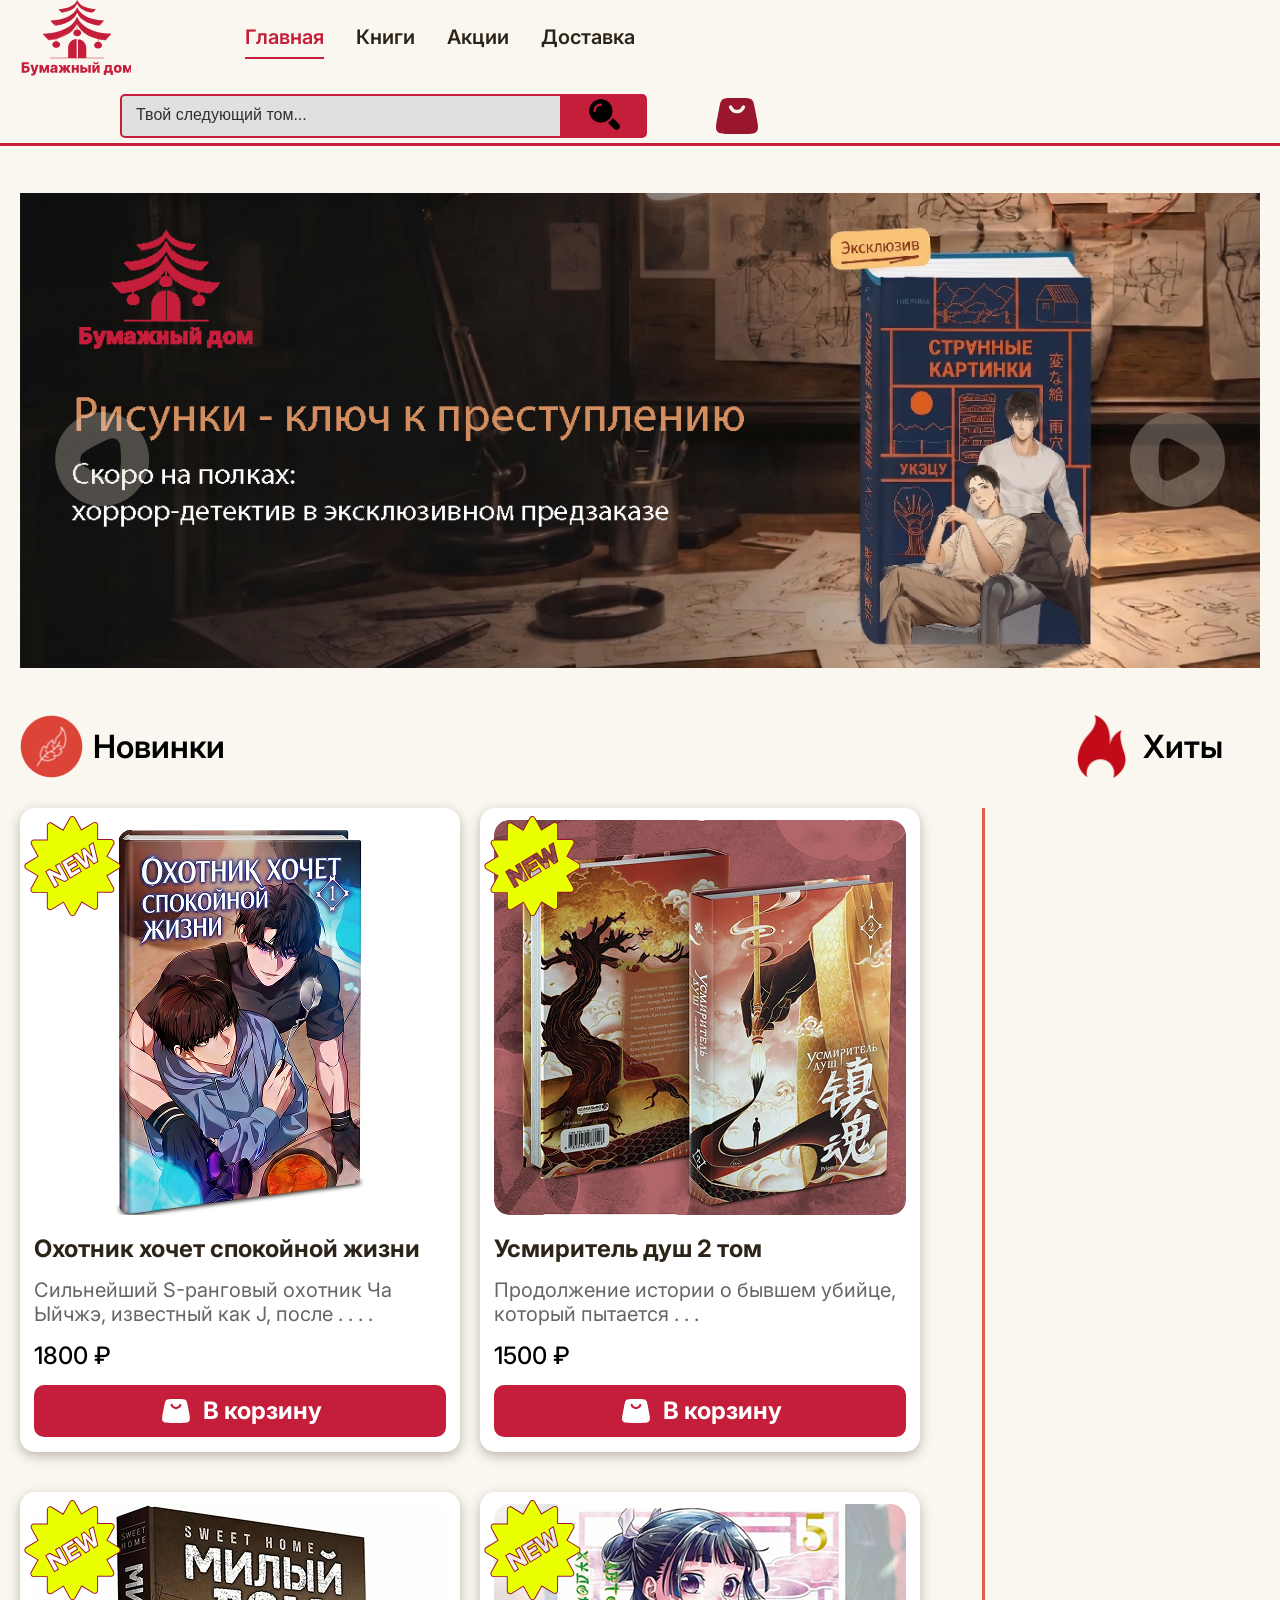
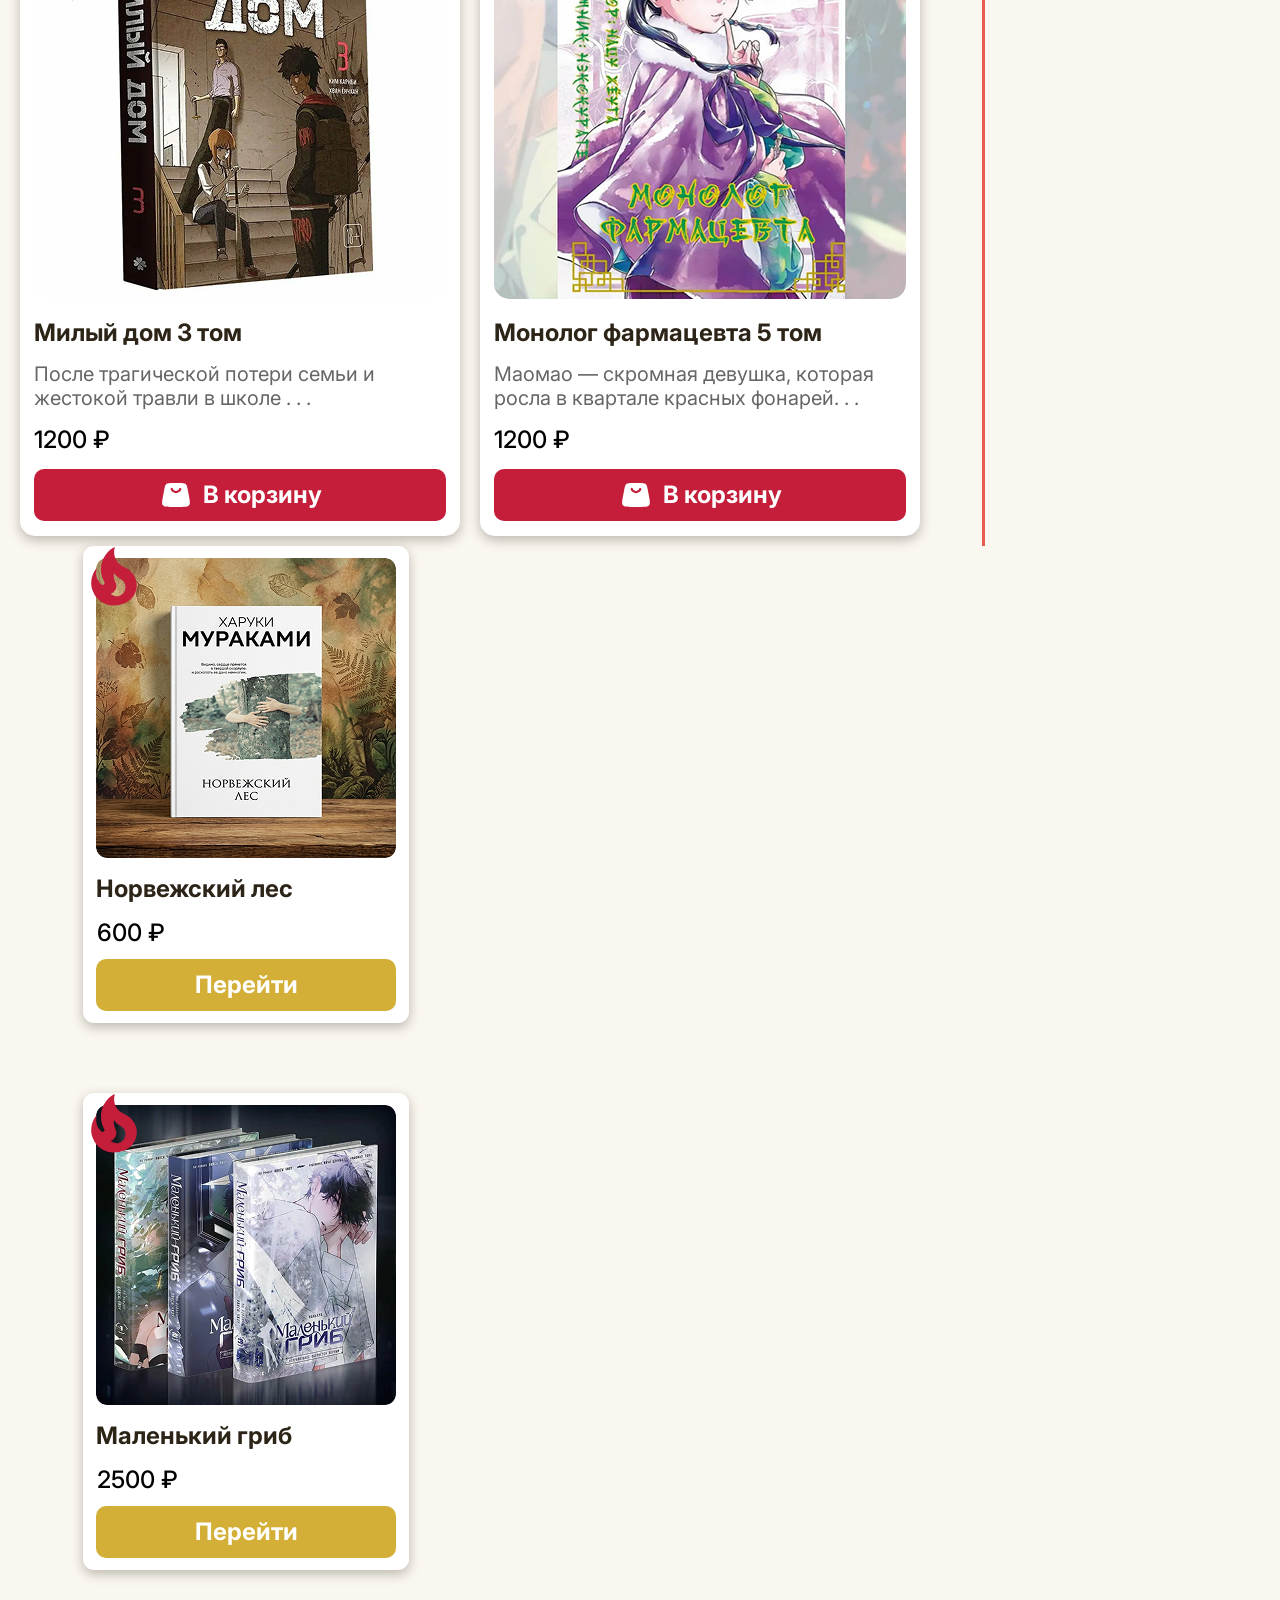
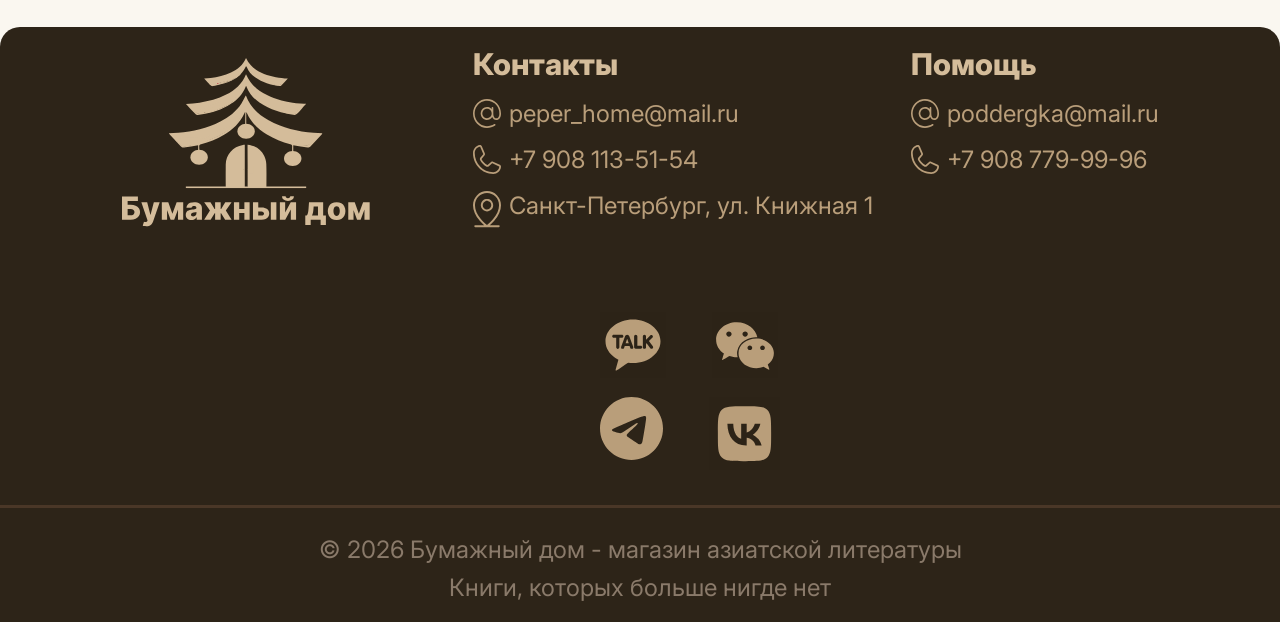
<file: index.html>
<!DOCTYPE html>
<html lang="ru">
    <head>
        <meta charset="utf-8">
        <link rel="stylesheet" href="css/style.css">
        <link rel="preconnect" href="https://fonts.googleapis.com">
        <link rel="preconnect" href="https://fonts.gstatic.com" crossorigin>
        <link href="https://fonts.googleapis.com/css2?family=Inter:ital,opsz,wght@0,14..32,100..900;1,14..32,100..900&display=swap" rel="stylesheet">
        <title>Бумажный дом</title>
    </head>
    <body>
        <header>
            <div id="cap">
                <a href="index.html"><img alt="Логотип" class="logo" src="img/logo.svg"></a>
                <nav>
                    <a class="active" href="#">Главная</a>
                    <a href="katalog.html">Книги</a>
                    <a href="#">Акции</a>
                    <a href="#">Доставка</a>
                </nav>
                <div class="search-box">
                    <input type="search" placeholder="Твой следующий том...">
                    <button class="button_search">
                        <img src="img/lupa.png" alt="Поиск" style="width: 35px;">
                    </button>
                </div>
                <a href="oformlenie.html"><img alt="Корзина" class="korzina" src="img/korzina.svg"></a>
            </div>
        </header>
        <main>
            <div id="content">
                <div class="slider">
                    <img class="slider_image" src="img/slaid.svg" alt="Слайд">
                    <img class="knopka_nazad" src="img/knopka_nazad.svg" alt="Назад">
                    <img class="knopka_vpered" src="img/knopka_vpered.svg" alt="Вперед">
                </div>
                <div class="heading">
                    <div class="new">
                        <img src="img/new.svg" alt="Новинки">
                        <h1>Новинки</h1>
                    </div>
                    <div class="hit">
                        <img src="img/hit.svg" alt="Хиты">
                        <h1>Хиты</h1>
                    </div>
                </div>
                <section>
                    <div id="container">
                        <div class="blok">
                            <div class="kartochki">
                                <img class="badge" src="img/nev_badge.svg" alt="Плашка">
                                <a href="#" class="card-link">
                                    <img class="tovar" src="img/hunter.png" alt="Обложка">
                                    <h2>Охотник хочет спокойной жизни</h2>
                                    <p class="opisanie">Сильнейший S-ранговый охотник Ча Ыйчжэ, известный как J, после . . . .</p>
                                    <p class="cena">1800 ₽</p>
                                </a>
                                <button class="in_korzina">
                                    <img src="img/button_korzina.svg" alt="Кнопка">
                                    <span>В корзину</span>
                                </button>
                            </div>
                            <div class="kartochki">
                                <img class="badge" src="img/nev_badge.svg" alt="Плашка">
                                <a href="#" class="card-link">
                                    <img class="tovar" src="img/soul.png" alt="Обложка">
                                    <h2>Усмиритель душ 2 том</h2>
                                    <p class="opisanie">Продолжение истории о бывшем убийце, который пытается . . .</p>
                                    <p class="cena">1500 ₽</p>
                                </a>
                                <button class="in_korzina">
                                    <img src="img/button_korzina.svg" alt="Кнопка">
                                    <span>В корзину</span>
                                </button>
                            </div>
                        </div>
                        <div class="blok" style="margin-top: 30px;">
                            <div class="kartochki">
                                <img class="badge" src="img/nev_badge.svg" alt="Плашка">
                                <a href="#" class="card-link">
                                    <img class="tovar" src="img/sweet_home.png" alt="Обложка">
                                    <h2>Милый дом 3 том</h2>
                                    <p class="opisanie">После трагической потери семьи и жестокой травли в школе . . .</p>
                                    <p class="cena">1200 ₽</p>
                                </a>
                                <button class="in_korzina">
                                    <img src="img/button_korzina.svg" alt="Корзина">
                                    <span>В корзину</span>
                                </button>
                            </div>
                            <div class="kartochki">
                                <img class="badge" src="img/nev_badge.svg" alt="Плашка">
                                <a href="#" class="card-link">
                                    <img class="tovar" src="img/monolog.png" alt="Обложка">
                                    <h2>Монолог фармацевта 5 том</h2>
                                    <p class="opisanie">Маомао — скромная девушка, которая росла в  квартале красных фонарей. . .</p>
                                    <p class="cena">1200 ₽</p>
                                </a>
                                <button class="in_korzina">
                                    <img src="img/button_korzina.svg" alt="Корзина">
                                    <span>В корзину</span>
                                </button>
                            </div>
                        </div>
                    </div>
                    <aside>
                        <div class="reki">
                            <img class="hit_badge" src="img/hit_badge.svg" alt="Плашка">
                            <img class="rekomend" src="img/murakami.png" alt="Обложка">
                            <h2>Норвежский лес</h2>
                            <p class="cena">600 ₽</p>
                            <a href="katalog.html#Norwegian_forest" class="button">Перейти</a>
                        </div>
                        <div class="reki" style="margin-top: 30px;">
                            <img class="hit_badge" src="img/hit_badge.svg" alt="Плашка">
                            <img class="rekomend" src="img/grib.png" alt="Обложка">
                            <h2>Маленький гриб</h2>
                            <p class="cena">2500 ₽</p>
                            <a href="katalog.html#little_mushroom" class="button">Перейти</a>
                        </div>
                    </aside>
                </section>
            </div>
        </main>
        <footer>
            <div class="line">
                <div class="footer_container">
                    <a href="index.html" class="logo2"><img src="img/logo2.svg" alt="Логотип"></a>
                    <div class="kontakty">
                        <h2 class="zagolovok">Контакты</h2>
                        <div class="mail">
                            <img src="img/mail.svg" alt="Почта">
                            <a href="#">peper_home@mail.ru</a>
                        </div>
                        <div class="phone">
                            <img src="img/phone.svg" alt="Телефон">
                            <a href="#">+7 908 113-51-54</a>
                        </div>
                        <div class="location">
                            <img src="img/location.svg" alt="Адрес">
                            <a href="#">Санкт-Петербург, ул. Книжная 1</a>
                        </div>
                    </div>
                    <div class="help">
                        <h2 class="zagolovok">Помощь</h2>
                        <div class="mail">
                            <img src="img/mail.svg" alt="Почта">
                            <a href="#">poddergka@mail.ru</a>
                        </div>
                        <div class="phone">
                            <img src="img/phone.svg" alt="Телефон">
                            <a href="#">+7 908 779-99-96</a>
                        </div>
                    </div>
                    <div class="icons">
                        <div class="aziya">
                            <a href="#"><img class="kakao" src="img/kakao.svg" alt="Иконка"></a>
                            <a href="#"><img class="wechat" src="img/wechat.svg" alt="Иконка"></a>
                        </div>
                        <div class="russ">
                            <a href="#"><img class="telegram" src="img/telegram.svg" alt="Иконка"></a>
                            <a href="#"><img class="vk" src="img/vk.svg" alt="Иконка"></a>
                        </div>
                    </div>
                </div>
            </div>
            <p style="margin-top: 27px;">&copy; 2026 Бумажный дом - магазин азиатской литературы</p>
            <p style="margin-top: 9px; margin-bottom: 20px;">Книги, которых больше нигде нет</p>
        </footer>
        <script src="js/js.js"></script>  
    </body>
</html>
</file>
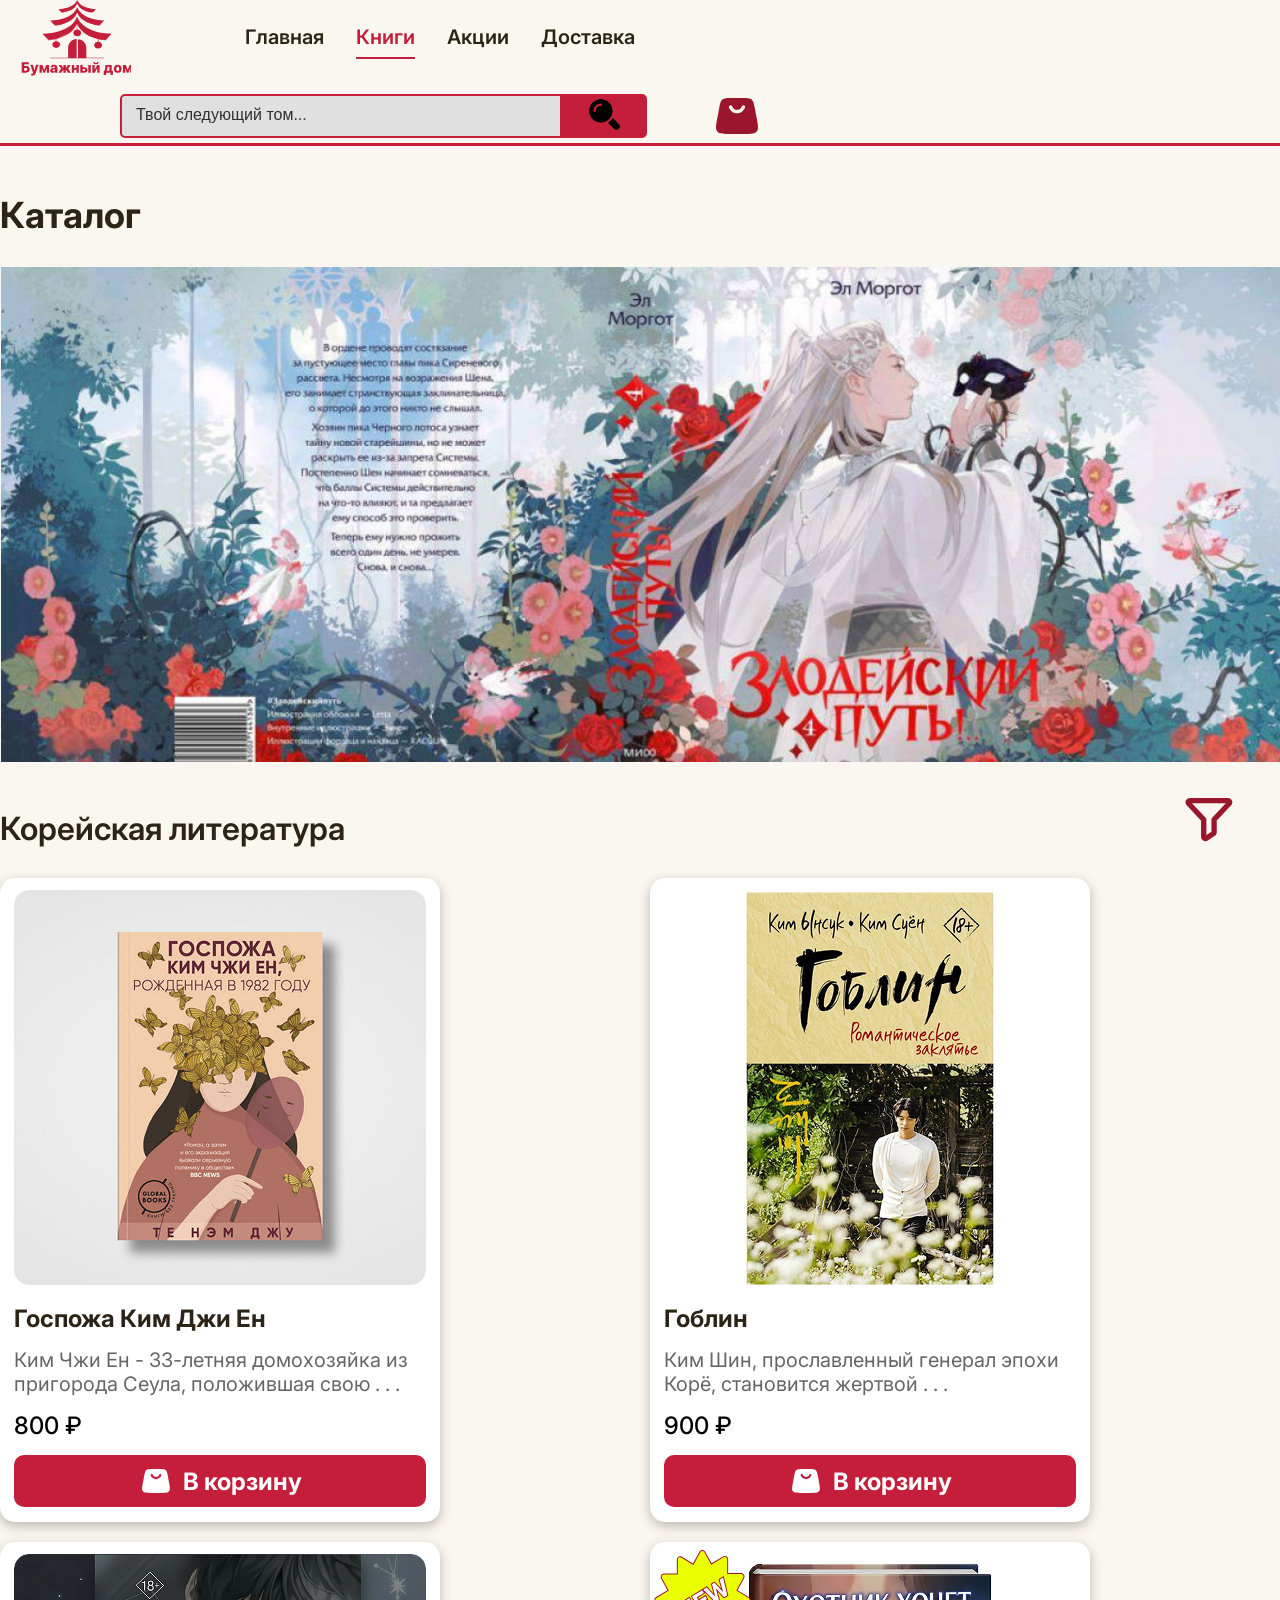
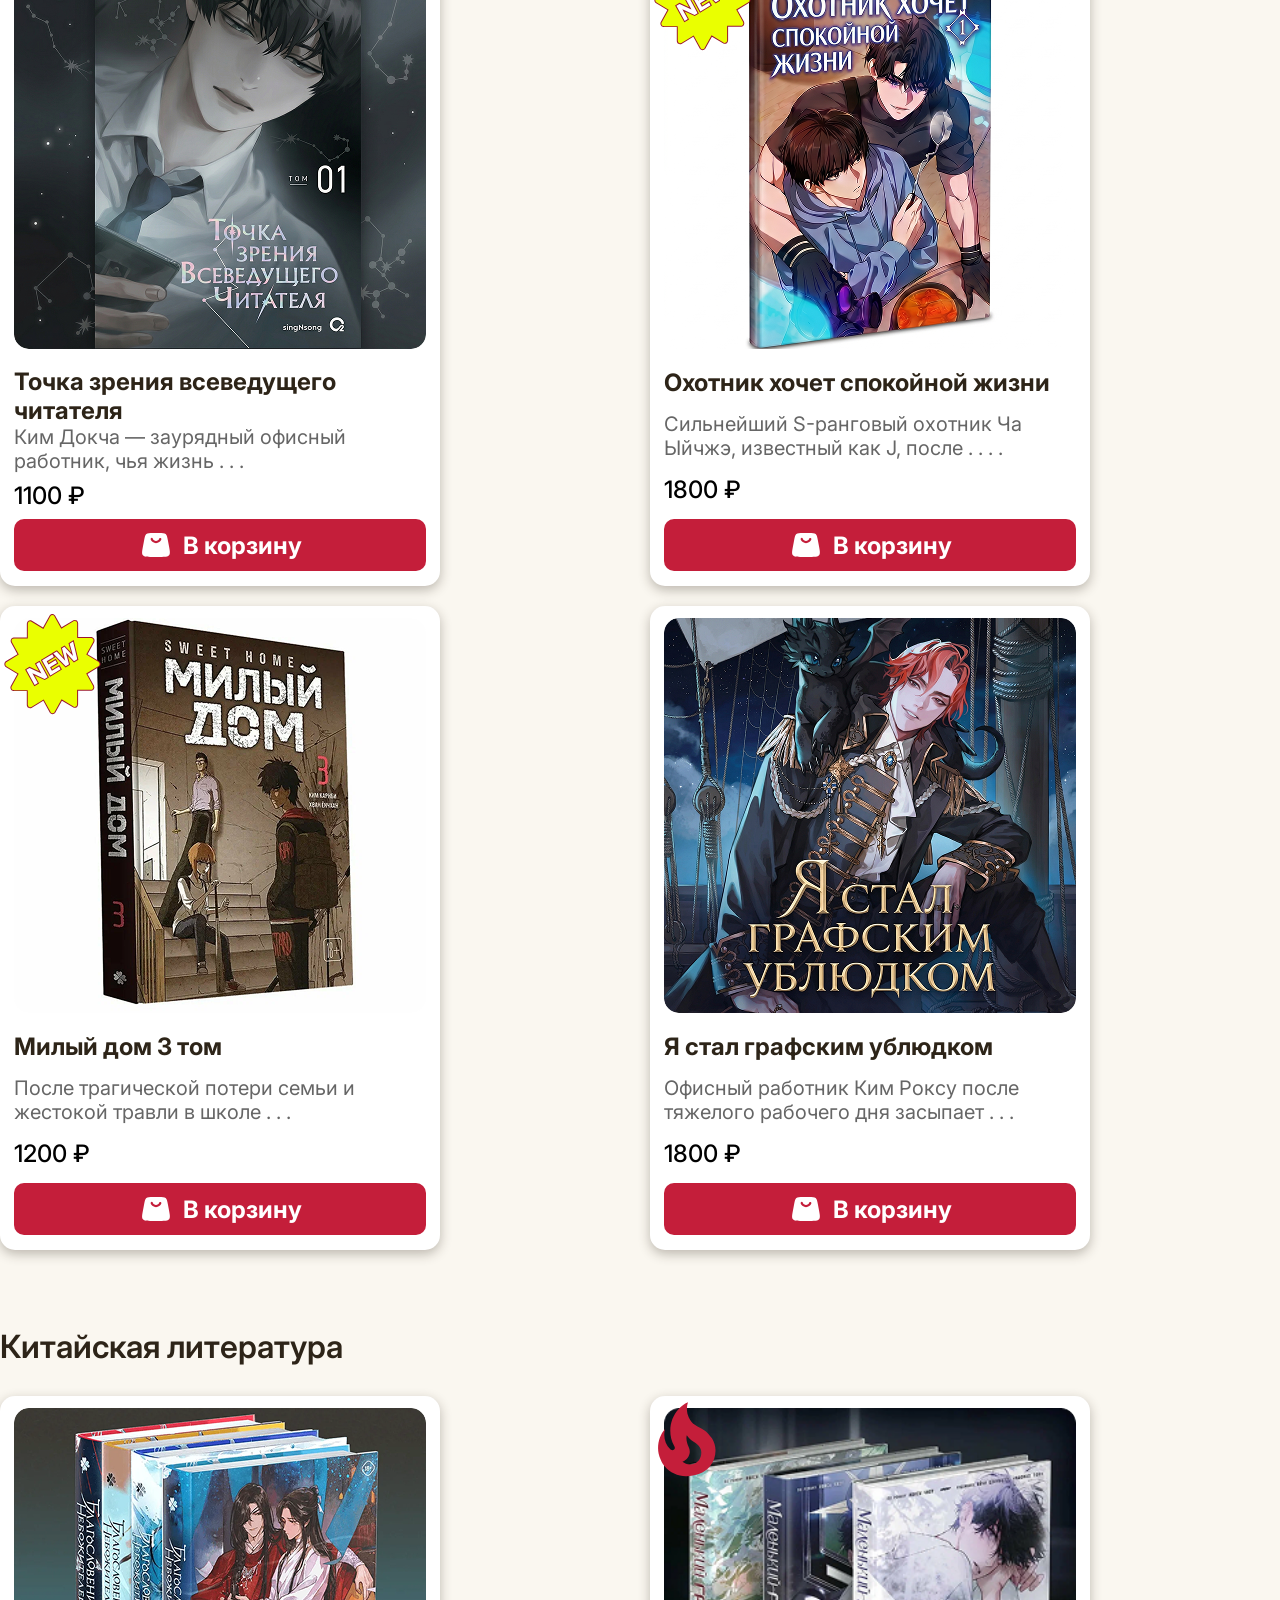
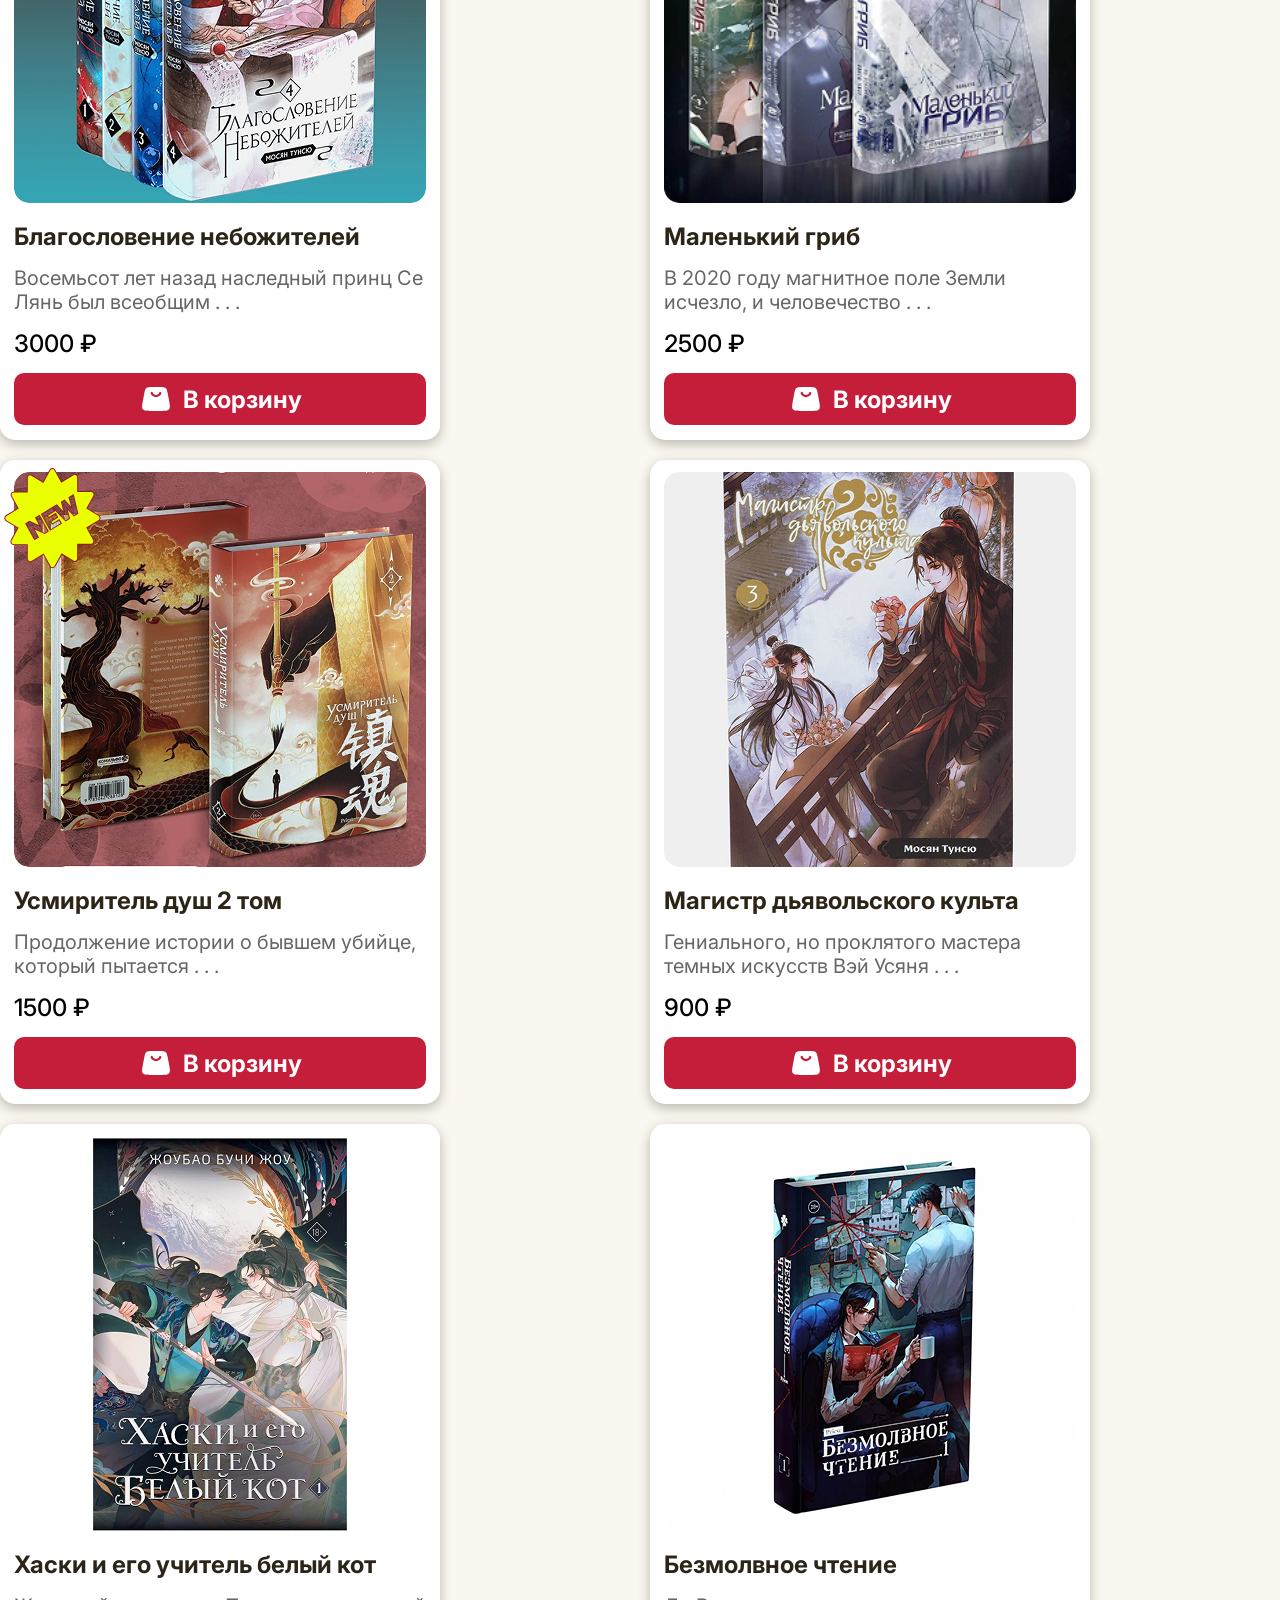
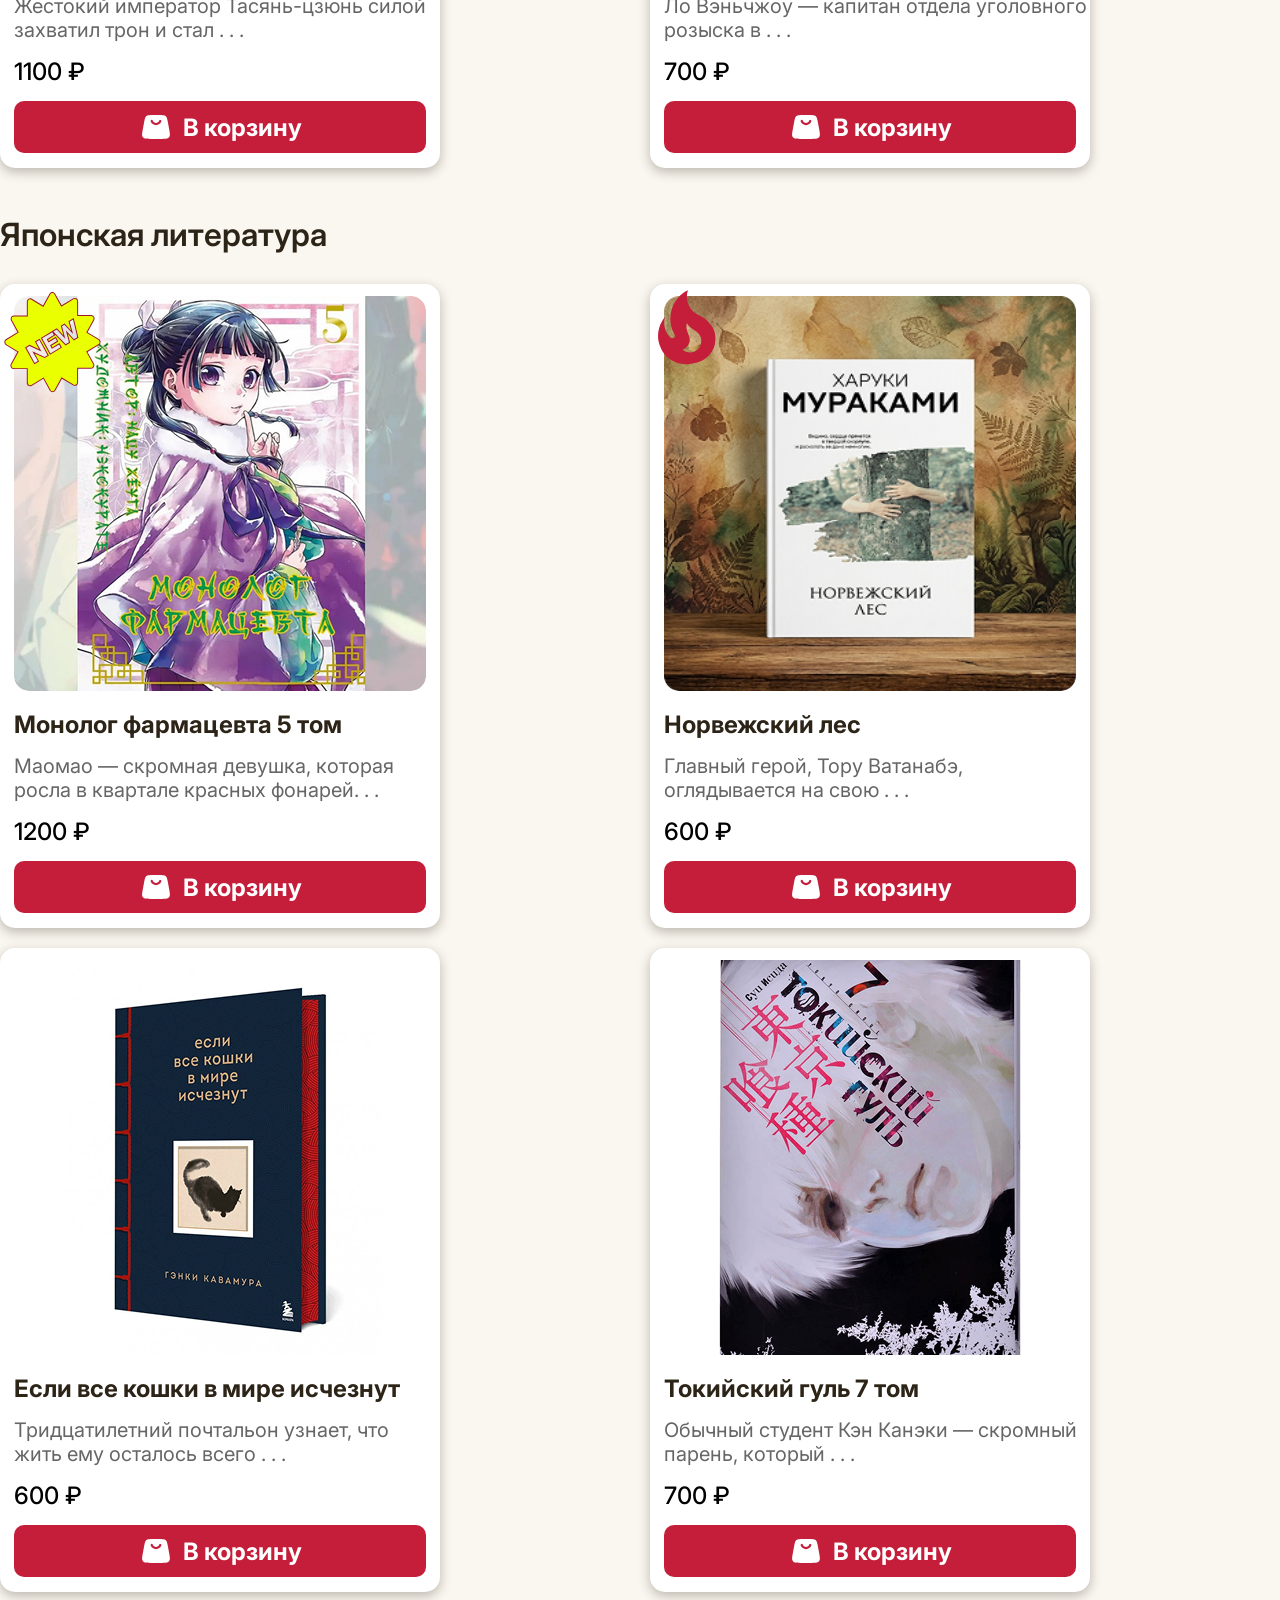
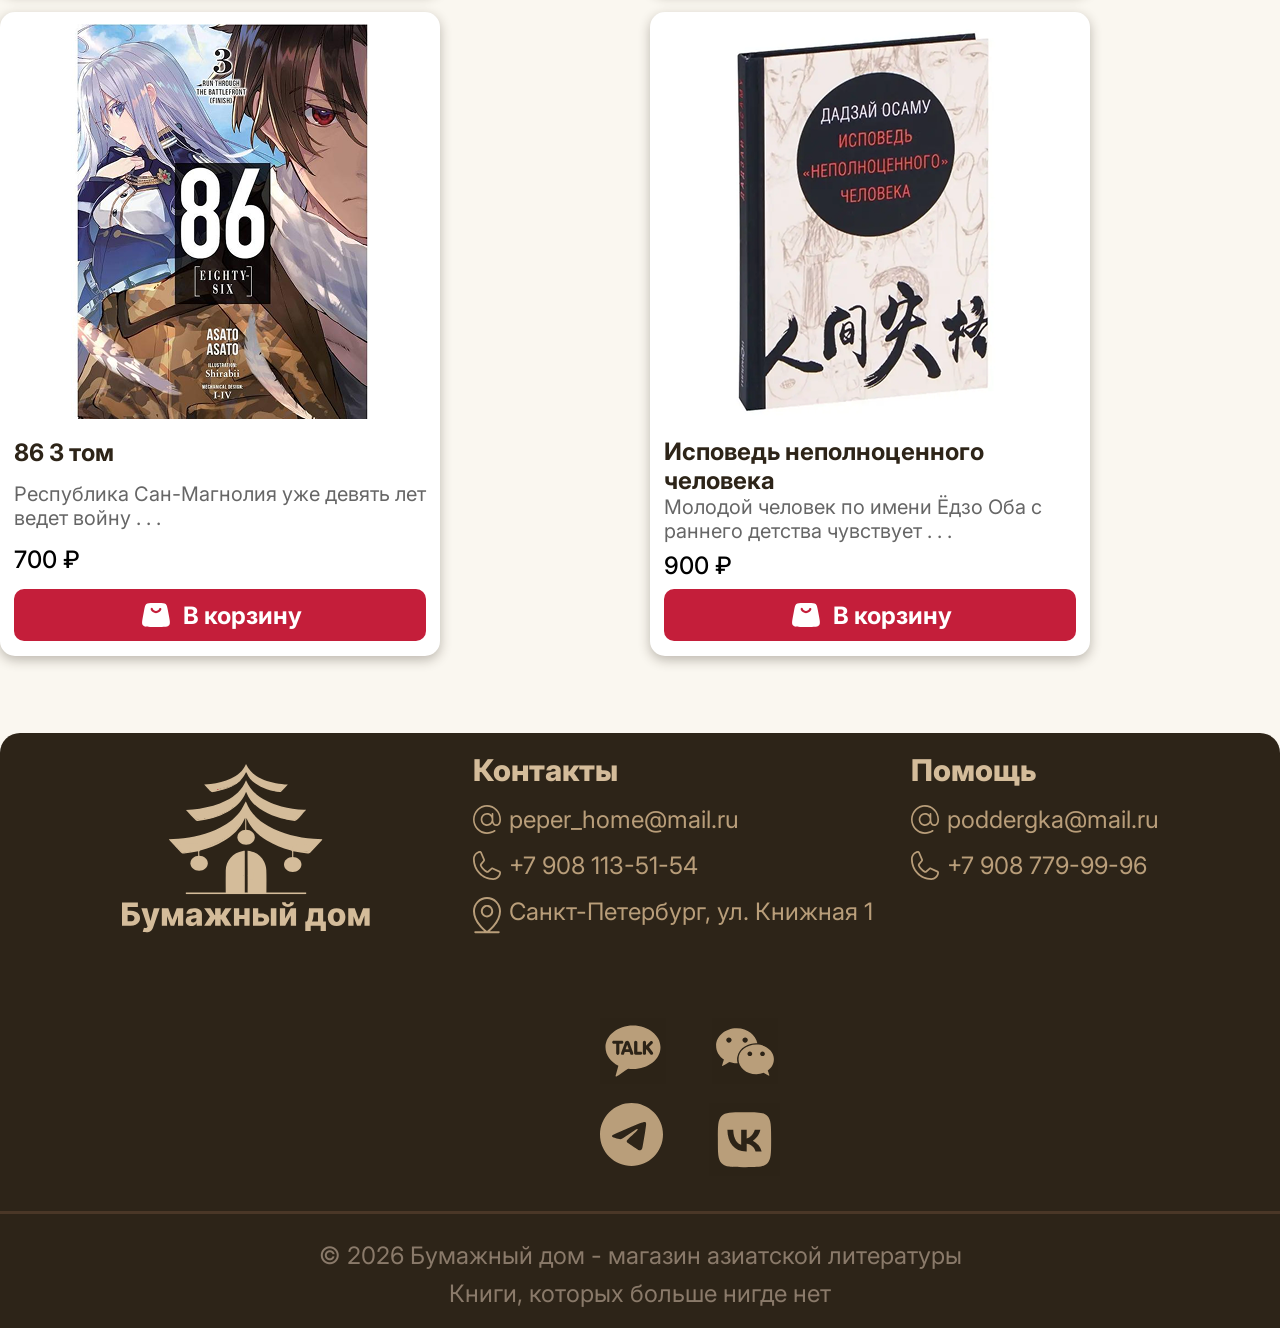
<file: katalog.html>
<!DOCTYPE html>
<html lang="ru">
    <head>
        <meta charset="utf-8">
        <link rel="stylesheet" href="css/style2.css">
        <link rel="preconnect" href="https://fonts.googleapis.com">
        <link rel="preconnect" href="https://fonts.gstatic.com" crossorigin>
        <link href="https://fonts.googleapis.com/css2?family=Inter:ital,opsz,wght@0,14..32,100..900;1,14..32,100..900&display=swap" rel="stylesheet">
        <title>Бумажный дом</title>
    </head>
    <body>
        <header>
            <div id="cap">
                <a href="index.html"><img class="logo" src="img/logo.svg" alt="Логотип"></a>
                <nav>
                    <a  href="index.html">Главная</a>
                    <a class="active" href="katalog.html">Книги</a>
                    <a href="#">Акции</a>
                    <a href="#">Доставка</a>
                </nav>
                <div class="search-box">
                    <input type="search" placeholder="Твой следующий том...">
                    <button class="button_search">
                        <img src="img/lupa.png" alt="Поиск" style="width: 35px;">
                    </button>
                </div>
                <a href="oformlenie.html"><img class="korzina" src="img/korzina.svg" alt="Корзина"></a>
            </div>
        </header>
        <main>
            <div id="content">
                <h1 class="kat">Каталог</h1>
                <img src="img/zl.png" alt="баннер" class="banner">
                <div class="filter_absolute_wrapper">
                    <label for="filterCheckbox" class="filter_label filter_sticky">
                        <img src="img/filter.svg" alt="фильтр" class="filter">
                    </label>
                </div>
                <div class="info">
                    <h2 class="kategorii">Корейская литература</h2>
                </div>
                <section class="korean-section">
                    <div class="kartochki">
                        <a href="#" class="card-link">
                            <img class="tovar" src="img/ms_kim.png" alt="Обложка">
                            <h2 class="zagolovok">Госпожа Ким Джи Ен</h2>
                            <p class="opisanie">Ким Чжи Ен - 33-летняя домохозяйка из пригорода Сеула, положившая свою . . .</p>
                            <p class="cena">800 ₽</p>
                        </a>
                        <button class="in_korzina">
                            <img src="img/button_korzina.svg" alt="Корзина">
                            <span>В корзину</span>
                        </button>
                    </div>
                    <div class="kartochki">
                        <a href="#" class="card-link">
                            <img class="tovar" src="img/tokkebi.png" alt="Обложка">
                            <h2 class="zagolovok">Гоблин</h2>
                            <p class="opisanie">Ким Шин, прославленный генерал эпохи Корё, становится жертвой . . .</p>
                            <p class="cena">900 ₽</p>
                        </a>
                        <button class="in_korzina">
                            <img src="img/button_korzina.svg" alt="Корзина">
                            <span>В корзину</span>
                        </button>
                    </div>
                    <div class="kartochki">
                        <a href="#" class="card-link">
                            <img class="tovar" src="img/tochka_zreniya.png" alt="Обложка">
                            <h2 class="zagolovok2">Точка зрения всеведущего читателя</h2>
                            <p class="opisanie">Ким Докча — заурядный офисный работник, чья жизнь . . .</p>
                            <p class="cena2">1100 ₽</p>
                        </a>
                        <button class="in_korzina2">
                            <img src="img/button_korzina.svg" alt="Корзина">
                            <span>В корзину</span>
                        </button>
                    </div>
                    <div class="kartochki">
                        <img class="badge" src="img/nev_badge.svg" alt="Плашка">
                        <a href="#" class="card-link">
                            <img class="tovar" src="img/hunter.png" alt="Обложка">
                            <h2 class="zagolovok">Охотник хочет спокойной жизни</h2>
                            <p class="opisanie">Сильнейший S-ранговый охотник Ча Ыйчжэ, известный как J, после . . . .</p>
                            <p class="cena">1800 ₽</p>
                        </a>
                        <button class="in_korzina">
                            <img src="img/button_korzina.svg" alt="Корзина">
                            <span>В корзину</span>
                        </button>
                    </div>
                    <div class="kartochki">
                        <img class="badge" src="img/nev_badge.svg" alt="Плашка">
                        <a href="#" class="card-link">
                            <img class="tovar" src="img/sweet_home.png" alt="Обложка">
                            <h2 class="zagolovok">Милый дом 3 том</h2>
                            <p class="opisanie">После трагической потери семьи и жестокой травли в школе . . .</p>
                            <p class="cena">1200 ₽</p>
                        </a>
                        <button class="in_korzina">
                            <img src="img/button_korzina.svg" alt="Корзина">
                            <span>В корзину</span>
                        </button>
                    </div>
                    <div class="kartochki">
                        <a href="#" class="card-link">
                            <img class="tovar" src="img/graf.png" alt="Обложка">
                            <h2 class="zagolovok">Я стал графским ублюдком</h2>
                            <p class="opisanie">Офисный работник Ким Роксу после тяжелого рабочего дня засыпает . . .</p>
                            <p class="cena">1800 ₽</p>
                        </a>
                        <button class="in_korzina">
                            <img src="img/button_korzina.svg" alt="Корзина">
                            <span>В корзину</span>
                        </button>
                    </div>
                </section>
                <div class="info">
                    <h2 class="kategorii">Китайская литература</h2>
                </div>
                <section>
                    <div class="kartochki">
                        <a href="#" class="card-link">
                            <img class="tovar" src="img/bn.png" alt="Обложка">
                            <h2 class="zagolovok">Благословение небожителей</h2>
                            <p class="opisanie">Восемьсот лет назад наследный принц Се Лянь был всеобщим . . .</p>
                            <p class="cena">3000 ₽</p>
                        </a>
                        <button class="in_korzina">
                            <img src="img/button_korzina.svg" alt="Корзина">
                            <span>В корзину</span>
                        </button>
                    </div>
                    <div class="kartochki" id="little_mushroom">
                        <img class="hit_badge" src="img/hit_badge.svg" alt="Плашка">
                        <a href="#" class="card-link">
                            <img class="tovar" src="img/grib.png" alt="Обложка">
                            <h2 class="zagolovok">Маленький гриб</h2>
                            <p class="opisanie">В 2020 году магнитное поле Земли исчезло, и человечество . . .</p>
                            <p class="cena">2500 ₽</p>
                        </a>
                        <button class="in_korzina">
                            <img src="img/button_korzina.svg" alt="Корзина">
                            <span>В корзину</span>
                        </button>
                    </div>
                    <div class="kartochki">
                        <img class="badge" src="img/nev_badge.svg" alt="Плашка">
                        <a href="#" class="card-link">
                            <img class="tovar" src="img/soul.png" alt="Обложка">
                            <h2 class="zagolovok">Усмиритель душ 2 том</h2>
                            <p class="opisanie">Продолжение истории о бывшем убийце, который пытается . . .</p>
                            <p class="cena">1500 ₽</p>
                        </a>
                        <button class="in_korzina">
                            <img src="img/button_korzina.svg" alt="Корзина">
                            <span>В корзину</span>
                        </button>
                    </div>
                    <div class="kartochki">
                        <a href="#" class="card-link">
                            <img class="tovar" src="img/mdk.png" alt="Обложка">
                            <h2 class="zagolovok">Магистр дьявольского культа</h2>
                            <p class="opisanie">Гениального, но проклятого мастера темных искусств Вэй Усяня . . .</p>
                            <p class="cena">900 ₽</p>
                        </a>
                        <button class="in_korzina">
                            <img src="img/button_korzina.svg" alt="Корзина">
                            <span>В корзину</span>
                        </button>
                    </div>
                    <div class="kartochki">
                        <a href="#" class="card-link">
                            <img class="tovar" src="img/xiybk.png" alt="Обложка">
                            <h2 class="zagolovok">Хаски и его учитель белый кот</h2>
                            <p class="opisanie">Жестокий император Тасянь-цзюнь силой захватил трон и стал . . .</p>
                            <p class="cena">1100 ₽</p>
                        </a>
                        <button class="in_korzina">
                            <img src="img/button_korzina.svg" alt="Корзина">
                            <span>В корзину</span>
                        </button>
                    </div>
                    <div class="kartochki">
                        <a href="#" class="card-link">
                            <img class="tovar" src="img/bch.png" alt="Обложка">
                            <h2 class="zagolovok">Безмолвное чтение</h2>
                            <p class="opisanie">Ло Вэньчжоу — капитан отдела уголовного розыска в . . .</p>
                            <p class="cena">700 ₽</p>
                        </a>
                        <button class="in_korzina">
                            <img src="img/button_korzina.svg" alt="Корзина">
                            <span>В корзину</span>
                        </button>
                    </div>
                </section>
                <h2 class="kategorii">Японская литература</h2>
                <section>
                    <div class="kartochki">
                        <img class="badge" src="img/nev_badge.svg" alt="Плашка">
                        <a href="#" class="card-link">
                            <img class="tovar" src="img/monolog.png" alt="Обложка">
                            <h2 class="zagolovok">Монолог фармацевта 5 том</h2>
                            <p class="opisanie">Маомао — скромная девушка, которая росла в  квартале красных фонарей. . .</p>
                            <p class="cena">1200 ₽</p>
                        </a>
                        <button class="in_korzina">
                            <img src="img/button_korzina.svg" alt="Корзина">
                            <span>В корзину</span>
                        </button>
                    </div>
                    <div class="kartochki" id="Norwegian_forest">
                        <img class="hit_badge" src="img/hit_badge.svg" alt="Плашка">
                        <a href="#" class="card-link">
                            <img class="tovar" src="img/murakami.png" alt="Обложка">
                            <h2 class="zagolovok">Норвежский лес</h2>
                            <p class="opisanie">Главный герой, Тору Ватанабэ, оглядывается на свою . . .</p>
                            <p class="cena">600 ₽</p>
                        </a>
                        <button class="in_korzina">
                            <img src="img/button_korzina.svg" alt="Корзина">
                            <span>В корзину</span>
                        </button>
                    </div>
                    <div class="kartochki">
                        <a href="#" class="card-link">
                            <img class="tovar" src="img/cat.png" alt="Обложка">
                            <h2 class="zagolovok">Если все кошки в мире исчезнут</h2>
                            <p class="opisanie">Тридцатилетний почтальон узнает, что жить ему осталось всего . . .</p>
                            <p class="cena">600 ₽</p>
                        </a>
                        <button class="in_korzina">
                            <img src="img/button_korzina.svg" alt="Корзина">
                            <span>В корзину</span>
                        </button>
                    </div>
                    <div class="kartochki">
                        <a href="#" class="card-link">
                            <img class="tovar" src="img/tokg.png" alt="Обложка">
                            <h2 class="zagolovok">Токийский гуль 7 том</h2>
                            <p class="opisanie">Обычный студент Кэн Канэки — скромный парень, который . . .</p>
                            <p class="cena">700 ₽</p>
                        </a>
                        <button class="in_korzina">
                            <img src="img/button_korzina.svg" alt="Корзина">
                            <span>В корзину</span>
                        </button>
                    </div>
                    <div class="kartochki">
                        <a href="#" class="card-link">
                            <img class="tovar" src="img/86.png" alt="Обложка">
                            <h2 class="zagolovok">86 3 том</h2>
                            <p class="opisanie">Республика Сан-Магнолия уже девять лет ведет войну . . .</p>
                            <p class="cena">700 ₽</p>
                        </a>
                        <button class="in_korzina">
                            <img src="img/button_korzina.svg" alt="Корзина">
                            <span>В корзину</span>
                        </button>
                    </div>
                    <div class="kartochki">
                        <a href="#" class="card-link">
                            <img class="tovar" src="img/do.png" alt="Обложка">
                            <h2 class="zagolovok2">Исповедь неполноценного человека</h2>
                            <p class="opisanie">Молодой человек по имени Ёдзо Оба с раннего детства чувствует . . .</p>
                            <p class="cena2">900 ₽</p>
                        </a>
                        <button class="in_korzina2">
                            <img src="img/button_korzina.svg" alt="Корзина">
                            <span>В корзину</span>
                        </button>
                    </div>
                </section>
            </div>
        </main>
        <footer>
            <div class="line">
                <div class="footer_container">
                    <a href="index.html" class="logo2"><img src="img/logo2.svg" alt="Логотип"></a>
                    <div class="kontakty">
                        <h2 class="zag">Контакты</h2>
                        <div class="mail">
                            <img src="img/mail.svg" alt="Почта">
                            <a href="#">peper_home@mail.ru</a>
                        </div>
                        <div class="phone">
                            <img src="img/phone.svg" alt="Телефон">
                            <a href="#">+7 908 113-51-54</a>
                        </div>
                        <div class="location">
                            <img src="img/location.svg" alt="Адрес">
                            <a href="#">Санкт-Петербург, ул. Книжная 1</a>
                        </div>
                    </div>
                    <div class="help">
                        <h2 class="zag">Помощь</h2>
                        <div class="mail">
                            <img src="img/mail.svg" alt="Почта">
                            <a href="#">poddergka@mail.ru</a>
                        </div>
                        <div class="phone">
                            <img src="img/phone.svg" alt="Телефон">
                            <a href="#">+7 908 779-99-96</a>
                        </div>
                    </div>
                    <div class="icons">
                        <div class="aziya">
                            <a href="#"><img class="kakao" src="img/kakao.svg" alt="Иконка"></a>
                            <a href="#"><img class="wechat" src="img/wechat.svg" alt="Иконка"></a>
                        </div>
                        <div class="russ">
                            <a href="#"><img class="telegram" src="img/telegram.svg" alt="Иконка"></a>
                            <a href="#"><img class="vk" src="img/vk.svg" alt="Иконка"></a>
                        </div>
                    </div>
                </div>
            </div>
            <p style="margin-top: 27px;">&copy; 2026 Бумажный дом - магазин азиатской литературы</p>
            <p style="margin-top: 9px; margin-bottom: 20px;">Книги, которых больше нигде нет</p>
        </footer>
        <input type="checkbox" class="modal" id="filterCheckbox">
        <div class="modal_window">
            <div class="modal_container">
                <div class="modal_header">
                    <h3>Фильтр</h3>
                    <label for="filterCheckbox" class="modal_close">
                        <img src="img/krest.svg" alt="Закрыть">
                    </label>
                </div>
                <div class="window">
                    <div class="filter_okno">
                        <button data-filter="korean" class="filter_btn">Корейская литература</button>
                        <button data-filter="chinese" class="filter_btn">Китайская литература</button>
                        <button data-filter="japanese" class="filter_btn">Японская литература</button>
                        <button data-filter="hits" class="filter_btn">Хиты</button>
                        <button data-filter="new" class="filter_btn">Новинки</button>
                    </div>
                </div>
            </div>
        </div>
        <script src="js/js2.js"></script>
    </body>
</html>
</file>
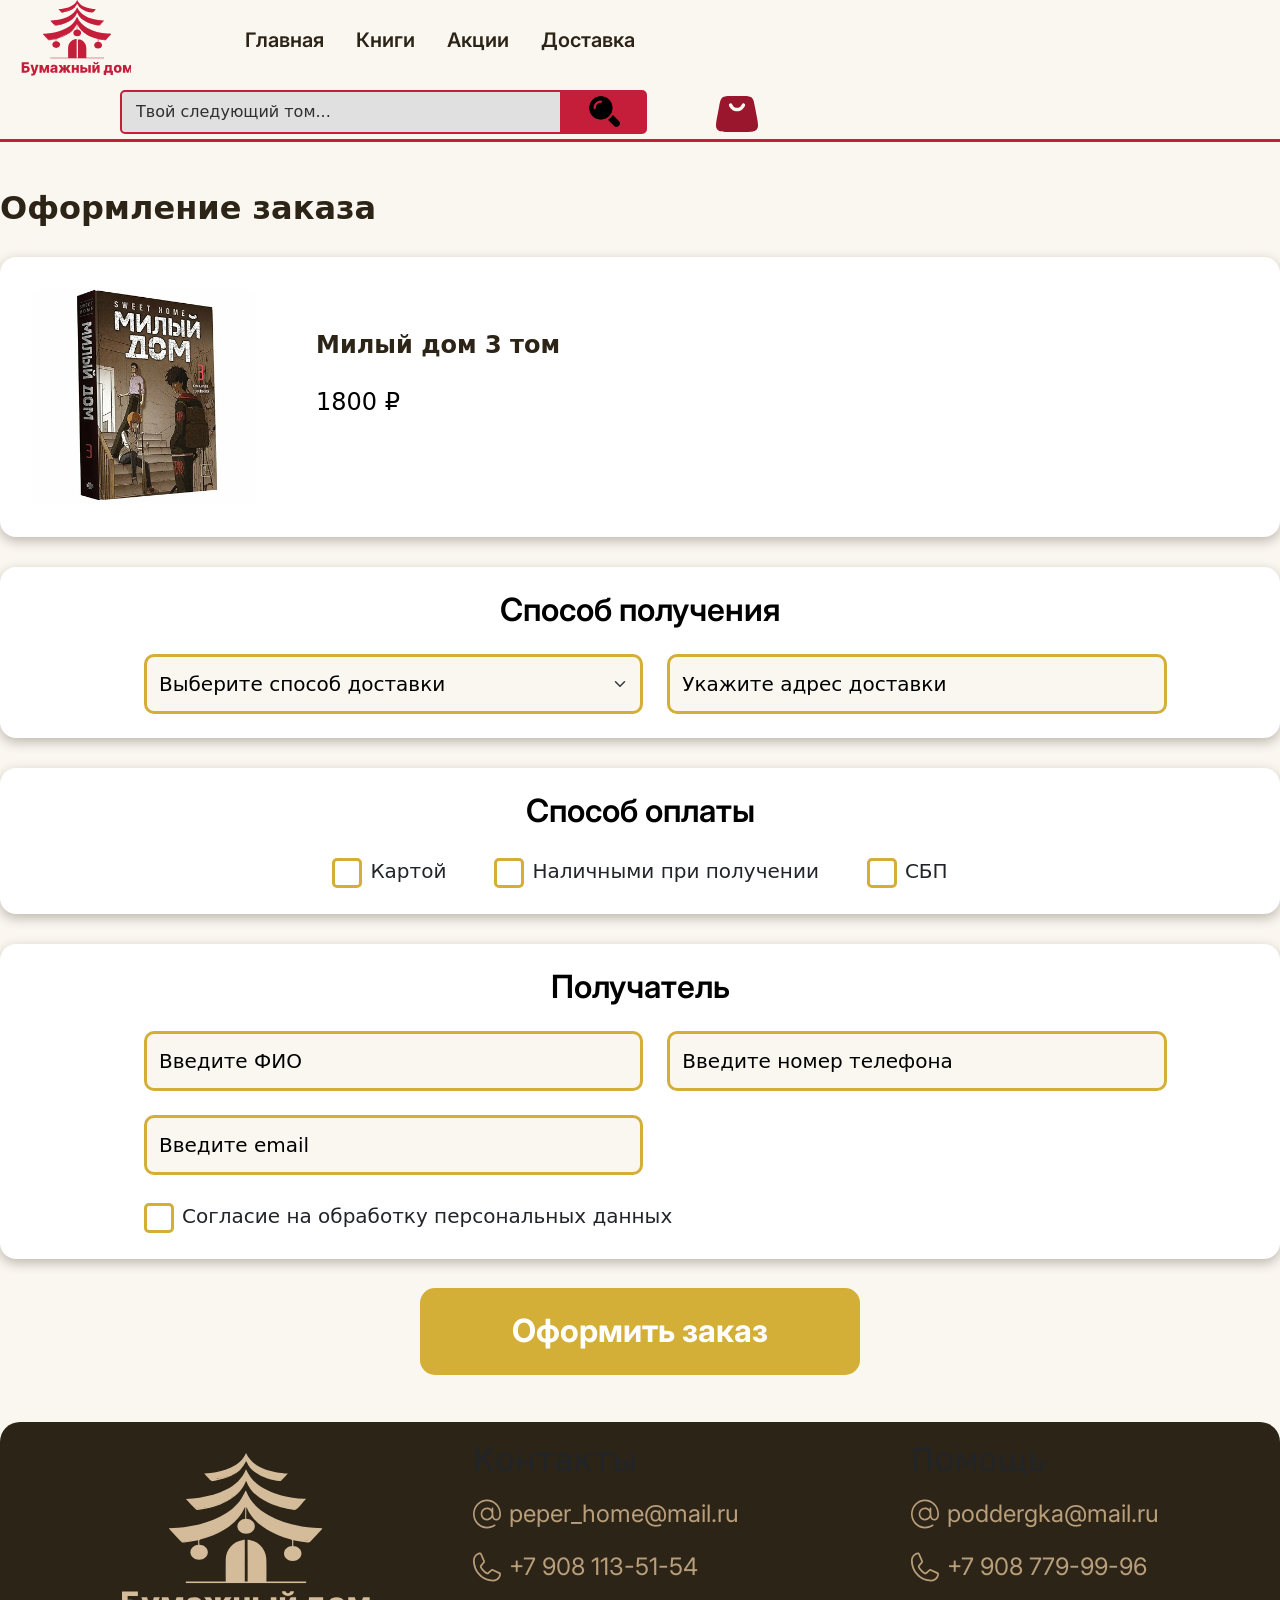
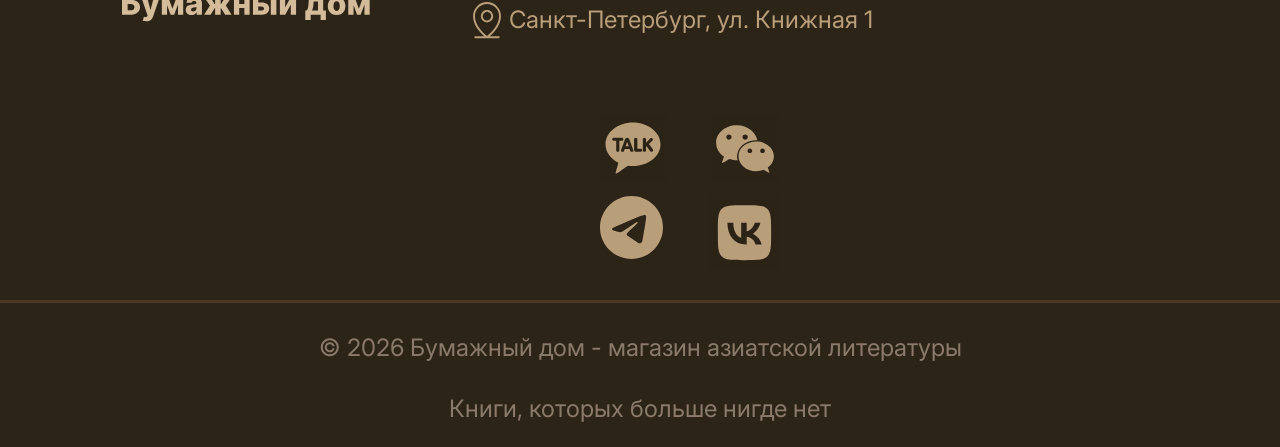
<file: oformlenie.html>
<!DOCTYPE html>
<html lang="ru">
    <head>
        <meta charset="utf-8">
        <meta name="viewport" content="width=device-width, initial-scale=1">
        
        <title>Бумажный дом</title>
        <link href="https://cdn.jsdelivr.net/npm/bootstrap@5.3.3/dist/css/bootstrap.min.css" rel="stylesheet">
        <link rel="stylesheet" href="css/style3.css">
        <link rel="preconnect" href="https://fonts.googleapis.com">
        <link rel="preconnect" href="https://fonts.gstatic.com" crossorigin>
        <link href="https://fonts.googleapis.com/css2?family=Inter:ital,opsz,wght@0,14..32,100..900;1,14..32,100..900&display=swap" rel="stylesheet">
    </head>
    <body>
        <header>
            <div id="cap">
                <a href="index.html"><img class="logo" src="img/logo.svg" alt="Логотип"></a>
                <nav>
                    <a  href="index.html">Главная</a>
                    <a href="katalog.html">Книги</a>
                    <a href="#">Акции</a>
                    <a href="#">Доставка</a>
                </nav>
                <div class="search-box">
                    <input type="search" placeholder="Твой следующий том...">
                    <button class="button_search">
                        <img src="img/lupa.png" alt="Поиск" style="width: 35px;">
                    </button>
                </div>
                <img class="korzina" src="img/korzina.svg" alt="Корзина">
            </div>
        </header>
        <main>
            <div id="content">
                <h1 class="fw-bold mb-4 title">Оформление заказа</h1>
                <section class="card border-0 rounded-4 p-4 mb-4">
                    <div class="d-flex align-items-start">
                        <div class="bg-white p-2 rounded-3">
                            <img src="img/sweet_home.png" alt="Милый дом" class="book">
                        </div>
                        <div class="ms-4">
                            <h2 class="h5 fw-bold mb-1" style="color: #2D2418; margin: 50px 0 0 27px; font-size: 24px;">Милый дом 3 том</h2>
                            <p class="fw-medium mb-0" style="color: #000000; margin: 24px 0 0 27px; font-size: 24px;">1800 ₽</p>
                        </div>
                    </div>
                </section>
                <section class="card border-0 rounded-4 p-4 mb-4">
                    <h3 class="text-center mb-4 zagolovok">Способ получения</h3>
                    <div class="row g-4">
                        <div class="col-md-5">
                            <select class="form-select polya">
                                <option selected>Выберите способ доставки</option>
                                <option>Курьером</option>
                                <option>Почтой России</option>
                                <option>СДЭК</option>
                                <option>Самовывоз</option>
                            </select>
                        </div>
                        <div class="col-md-5">
                            <input type="text" class="form-control polya" placeholder="Укажите адрес доставки">
                        </div>
                    </div>
                </section>
                <section class="card border-0 rounded-4 p-4 mb-4">
                    <h3 class="text-center mb-4 zagolovok">Способ оплаты</h3>
                    <div class="d-flex justify-content-center gap-5 flex-wrap">
                        <div class="form-check d-flex align-items-center">
                            <input class="form-check-input box" type="radio" name="payment" id="card">
                            <label class="form-check-label ms-2" for="card" style="font-size: 20px;">Картой</label>
                        </div>
                        <div class="form-check d-flex align-items-center">
                            <input class="form-check-input box" type="radio" name="payment" id="cash">
                            <label class="form-check-label ms-2" for="cash" style="font-size: 20px;">Наличными при получении</label>
                        </div>
                        <div class="form-check d-flex align-items-center">
                            <input class="form-check-input box" type="radio" name="payment" id="sbp">
                            <label class="form-check-label ms-2" for="sbp" style="font-size: 20px;">СБП</label>
                        </div>
                    </div>
                </section>
                <section class="card border-0 rounded-4 p-4 mb-4">
                    <h3 class="text-center mb-4 zagolovok">Получатель</h3>
                    <div class="row g-4">
                        <div class="col-md-5">
                            <input type="text" class="form-control polya" placeholder="Введите ФИО">
                        </div>
                        <div class="col-md-5">
                            <input type="tel" class="form-control polya" placeholder="Введите номер телефона">
                        </div>
                        <div class="col-md-5">
                            <input type="email" class="form-control polya" placeholder="Введите email">
                        </div>
                        <div class="col-12" style="margin-left: 120px;">
                            <div class="form-check d-flex align-items-center">
                                <input class="form-check-input box" type="checkbox" id="agreement">
                                <label class="form-check-label ms-2" for="agreement" style="font-size: 20px;">
                                    Согласие на обработку персональных данных
                                </label>
                            </div>
                        </div>
                    </div>
                </section>
                <div class="text-center">
                    <button class="btn btn-lg fw-bold oformit" data-bs-toggle="modal" data-bs-target="#successModal">
                        Оформить заказ
                    </button>
                </div>
            </div>
        </main>
        <footer>
            <div class="line">
                <div class="footer_container">
                    <a href="index.html" class="logo2"><img src="img/logo2.svg" alt="Логотип"></a>
                    <div class="kontakty">
                        <h2 class="zag">Контакты</h2>
                        <div class="mail">
                            <img src="img/mail.svg" alt="Почта">
                            <a href="#">peper_home@mail.ru</a>
                        </div>
                        <div class="phone">
                            <img src="img/phone.svg" alt="Телефон">
                            <a href="#">+7 908 113-51-54</a>
                        </div>
                        <div class="location">
                            <img src="img/location.svg" alt="Адрес">
                            <a href="#">Санкт-Петербург, ул. Книжная 1</a>
                        </div>
                    </div>
                    <div class="help">
                        <h2 class="zag">Помощь</h2>
                        <div class="mail">
                            <img src="img/mail.svg" alt="Почта">
                            <a href="#">poddergka@mail.ru</a>
                        </div>
                        <div class="phone">
                            <img src="img/phone.svg" alt="Телефон">
                            <a href="#">+7 908 779-99-96</a>
                        </div>
                    </div>
                    <div class="icons">
                        <div class="aziya">
                            <a href="#"><img class="kakao" src="img/kakao.svg" alt="Иконка"></a>
                            <a href="#"><img class="wechat" src="img/wechat.svg" alt="Иконка"></a>
                        </div>
                        <div class="russ">
                            <a href="#"><img class="telegram" src="img/telegram.svg" alt="Иконка"></a>
                            <a href="#"><img class="vk" src="img/vk.svg" alt="Иконка"></a>
                        </div>
                    </div>
                </div>
            </div>
            <p style="margin-top: 27px;">&copy; 2026 Бумажный дом - магазин азиатской литературы</p>
            <p style="margin-top: 9px; margin-bottom: 20px;">Книги, которых больше нигде нет</p>
        </footer>
        <script src="https://cdn.jsdelivr.net/npm/bootstrap@5.3.8/dist/js/bootstrap.bundle.min.js" integrity="sha384-FKyoEForCGlyvwx9Hj09JcYn3nv7wiPVlz7YYwJrWVcXK/BmnVDxM+D2scQbITxI" crossorigin="anonymous"></script>
        <div class="modal fade" id="successModal" data-bs-backdrop="static" data-bs-keyboard="false" tabindex="-1" aria-hidden="true">
            <div class="modal-dialog modal-dialog-centered" style="max-width: 450px;">
                <div class="modal-content custom-modal-content">
                    <button type="button" class="close-btn" onclick="window.location.href='index.html'" aria-label="Закрыть">
                        <img src="img/exit_modal.svg" alt="Закрыть" style="width: 55px; height: 55px;">
                    </button>
                    <div class="modal-body text-center p-0">
                        <p class="modal-text mb-4">Заказ успешно оформлен!</p>
                        <div class="my-4">
                            <img src="img/hlopushka.svg" alt="Хлопушка" class="modal-popper-icon">
                        </div>
                        <p class="modal-text2 mt-4">Спасибо за покупку!</p>
                    </div>
                </div>
            </div>
        </div>
    </body>
</html>
</file>
<file: css/style.css>
* {
    margin: 0;
    padding: 0;
    box-sizing: border-box
}
body {
    background-color: #FAF7F0;
}
header {
    min-height: 92px;
    border-bottom: solid 3px #C41E3A;
    display: flex;
    justify-content: center;
    width: 100%;
    align-items: stretch;
    padding: 0 20px;
    box-sizing: border-box;
}
#cap {
    width: 1360px;
    max-width: 100%;
    display: flex;
    align-items: center;
    flex-wrap: wrap;
    row-gap: 10px;
    align-content: center;
}
.logo {
    width: 111px;
    flex-shrink: 0;
}
nav {
    margin-left: 114px;
    display: flex;
    gap: 32px;
    flex-shrink: 0;
}
nav a {
    font-size: 20px;
    font-family: "Inter", sans-serif;
    font-weight: 600;
    color: #2D2418;
    text-decoration: none;
}
nav a:hover {
    font-size: 20px;
    font-family: "Inter", sans-serif;
    font-weight: 600;
    color: #C41E3A;
    text-decoration: none;
}
.active {
    border-bottom: solid 2px #C41E3A;
    padding-bottom: 8px;
    color: #C41E3A;
}
input {
    width: 442px;
    height: 44px;
    background-color: #E0E0E0;
    border: solid 2px #C41E3A;
    border-radius: 5px 0 0 5px;
    padding-left: 14px;
    box-sizing: border-box;
}
input::placeholder {
    color: #303030;
    font-size: 16px;
    font-weight: 400;  
}
.search-box {
    display: flex;
    margin-left: 100px; 
    flex-shrink: 0;
    margin-bottom: 5px;
}
.button_search {
    width: 85px;
    height: 44px;
    background-color: #C41E3A;
    border: none;
    border-radius: 0 5px 5px 0;
}
input:hover {
    width: 442px;
    height: 44px;
    background-color: #FFFFFF;
    border: solid 2px #C41E3A;
    border-radius: 5px 0 0 5px;
    padding-left: 14px;
}
input:hover::placeholder {
    color: #000000;
    font-size: 16px;
    font-weight: 400;
}
input:focus {
    outline: none;
    background-color: #FFFFFF;
    border: solid 2px #C41E3A;
}
input:focus::placeholder {
    color: #ffffff;
}
.button_search:hover {
    background-color: #9A162D;
}
.button_search:hover img {
    content: url('../img/lupa_hover.png');
    width: 31px;
    height: 31px;
    object-fit: contain;
}
.button_search:active {
    width: 85px;
    height: 44px;
    background-color: #E0E0E0;
    border: solid 2px #C41E3A;
    border-radius: 0 5px 5px 0;
}
.button_search:active img {
    content: url('../img/lupa.png');
    width: 35px;
    height: 35px;
    object-fit: contain;
}
.korzina {
    width: 42px;
    height: 36px;
    margin-left: 69px;
    flex-shrink: 0;
}
.korzina:hover {
    content: url('../img/korzina_hover.svg');
    width: 42px;
    height: 36px;
    object-fit: contain;
}
/*Конец шапки*/
main {
    display: flex;
    justify-content: center;
    width: 100%;
    padding: 0 20px;
    box-sizing: border-box;
}
#content {
    max-width: 1360px;
    width: 100%;
}
.slider {
    position: relative;
    width: 100%;
    max-width: 1360px;
    margin-top: 47px;
}
.slider_image {
    width: 100%;
    max-width: 1360px;
    display: block;
}
.knopka_nazad {
    position: absolute;
    width: 95px;
    height: 95px;
    top: 219px;
    left: 35px;
    z-index: 10;
}
.knopka_vpered {
    position: absolute;
    width: 95px;
    height: 95px;
    top: 219px;
    right: 35px;
    z-index: 10;
}
.knopka_nazad:hover {
    content: url(../img/knopka_nazad_hover.svg);
}
.knopka_vpered:hover {
    content: url(../img/knopka_vpered_hover.svg);
}
.knopka_nazad:active {
    content: url(../img/knopka_nazad_active.svg);
}
.knopka_vpered:active {
    content: url(../img/knopka_vpered_active.svg);
}
.heading {
    display: flex;
    margin-top: 47px;
    flex-wrap: wrap;
    gap: 20px;
}
.new {
    display: flex;
    margin-right: 825px;
}
.hit {
    display: flex;
}
.heading img {
    width: 63px;
    margin-right: 10px;
}
.heading h1 {
    font-size: 32px;
    font-family: "Inter", sans-serif;
    font-weight: 600;
    margin: 12px 0;
}
section {
    display: flex;
    margin-top: 30px;
    flex-wrap: wrap;
}
#container {
    border-right: solid 3px #E65C4F;
    padding-right: 62px;
    min-width: 0;
}
.blok {
    display: flex;
    gap: 20px;
    flex-wrap: wrap;
}
.kartochki {
    width: 440px;
    max-width: 100%;
    background-color: #FFFFFF;
    border-radius: 15px;
    box-shadow: 0 4px 12px rgba(45, 36, 24, 0.3);
    position: relative;
    margin-bottom: 10px;
}
.badge {
    width: 97.94px;
    height: 101.16px;
    position: absolute;
    top: 8.23px;
    left: 3.53px;
}
.card-link {
    text-decoration: none;
}
.kartochki:hover {
    background-color: #E8E8E8;
}
.kartochki:active {
    background-color: #E0E0E0;
}
.tovar {
    width: 100%;
    max-width: 412px;
    height: 395px;
    border-radius: 15px;
    margin: 12px 14px 0 14px;
    object-fit: cover;
}
.kartochki h2 {
    font-family: "Inter", sans-serif;
    font-weight: 700;
    color: #2D2418;
    font-size: 24px;
    margin-top: 15px;
    margin-left: 14px;
}
.opisanie {
    font-family: "Inter", sans-serif;
    font-size: 20px;
    color: #666666;
    margin-top: 15px;
    margin-left: 14px;
    font-weight: 400;
}
.cena {
    color: #000000;
    font-family: "Inter", sans-serif;
    font-size: 24px;
    font-weight: 500;
    margin-top: 15px;
    margin-left: 14px;
}
/*Кнопка в корзину*/
.in_korzina {
    width: 412px;
    max-width: calc(100% - 28px);
    height: 52px;
    background-color: #C41E3A;
    display: flex;
    margin: 15px 14px;
    border: none;
    border-radius: 10px;
    justify-content: center;
    align-items: center;
}
.in_korzina img {
    width: 36px;
    height: 36px;
    margin: 8px 0;
}
.in_korzina span {
    font-family: "Inter", sans-serif;
    color: #FFFFFF;
    margin-left: 9.12px;
    font-size: 24px;
    font-weight: 700;
}
.in_korzina:hover {
    background-color: #ffffff;
    border: solid 3px #C41E3A;
}
.in_korzina:hover img {
    content: url('../img/button_korzina_hover.svg');
}
.in_korzina:hover span {
    color: #C41E3A;
}
.in_korzina:focus {
    background-color: #C41E3A;
}
.in_korzina:focus img {
    content: url('../img/button_korzina_focus.svg');
}
.in_korzina:focus span {
    color: lab(100% 0.01 -0.01);
}
aside {
    display: flex;
    flex-direction: column;
    gap: 30px;
    min-width: 0;
}
.reki {
    width: 326px;
    max-width: 100%;
    background-color: #FFFFFF;
    border-radius: 11px;
    box-shadow: 0 4px 12px rgba(45, 36, 24, 0.3);
    margin-left: 63px;
    position: relative;
    flex-shrink: 0;
    margin-bottom: 10px;
}
.hit_badge {
    width: 88px;
    height: 88px;
    position: absolute;
    top: -16px;
    left: -14px;
}
.rekomend {
    width: 300px;
    max-width: calc(100% - 26px);
    height: 300px;
    border-radius: 11px;
    margin-top: 12px;
    margin-left: 13px;
    object-fit: cover;
}
.reki h2 {
    font-family: "Inter", sans-serif;
    font-weight: 700;
    color: #2D2418;
    font-size: 24px;
    margin-top: 12px;
    margin-left: 13px;
}
.button {
    display: inline-block;
    width: 300px;
    max-width: calc(100% - 26px);
    height: 52px;
    background-color: #D4AF37;
    border: none;
    border-radius: 10px;
    color: #ffffff;
    text-align: center;
    line-height: 52px;
    font-size: 24px;
    font-weight: 700;
    font-family: "Inter", sans-serif;
    margin: 12px 13px;
    text-decoration: none;
}
.button:hover {
    background-color: #ffffff;
    border: solid 2px #D4AF37;
    color: #D4AF37;
}
.button:active {
    background-color: #ffffff;
    border: none;
    color: #D4AF37;
}
/*подвал*/
footer {
    background-color: #2D2418;
    border-radius: 20px 20px 0 0;
    display: flex;
    justify-content: center;
    margin-top: 47px;
    flex-direction: column;
    align-items: center;
}
.line {
    width: 1641px;
    max-width: 100%;
    border-bottom: solid 3px #4A3727;
    display: flex;
    justify-content: center;
}
.footer_container {
    width: 1360px;
    max-width: 100%;
    display: flex;
    flex-wrap: wrap; 
    row-gap: 10px; 
    justify-content: center; 
}
.logo2 {
    width: 248px;
    height: 178px;
    margin-top: 31px;
    flex-shrink: 0;
}
.kontakty {
    margin-top: 19px;
    margin-left: 103px;
    flex-shrink: 0;
}
.help {
    margin-top: 19px;
    margin-left: 38px;
    flex-shrink: 0;
}
.icons {
    margin-top: 66px;
    margin-left: 99px;
    flex-shrink: 0;
}
.zagolovok {
    font-family: "Inter", sans-serif;
    font-weight: 800;
    color: #D4BC9A;
    font-size: 30px;
}
.mail {
    display: flex;
    margin-top: 17px;
}
.mail a {
    text-decoration: none;
    color: #B99E7A;
    font-family: "Inter", sans-serif;
    font-size: 24px;
    margin-left: 8px;
}
.phone {
    display: flex;
    margin-top: 17px;
}
.phone a {
    text-decoration: none;
    color: #B99E7A;
    font-family: "Inter", sans-serif;
    font-size: 24px;
    margin-left: 8px;
}
.location {
    display: flex;
    margin-top: 17px;
}
.location a {
    text-decoration: none;
    color: #B99E7A;
    font-family: "Inter", sans-serif;
    font-size: 24px;
    margin-left: 8px;
}
.aziya {
    display: flex;
    gap: 46px;
    margin-bottom: 15px;
}
.kakao:hover {
    content: url('../img/kakao_hover.svg');
}
.kakao:active {
    content: url('../img/kakao_active.svg');
}
.wechat:hover {
    content: url('../img/wechat_hover.svg');
}
.wechat:active {
    content: url('../img/wechat_active.svg');
}
.telegram:hover {
    content: url('../img/telegram_hover.svg');
}
.telegram:active {
    content: url('../img/telegram_active.svg');
}
.vk:hover {
    content: url('../img/vk_hover.svg');
}
.vk:active {
    content: url('../img/vk_active.svg');
}
.russ {
    display: flex;
    gap: 46px;
    margin-bottom: 30px;
}
footer p {
    color: #8A7A6A;
    font-family: "Inter", sans-serif;
    font-size: 24px;
}
</file>
<file: css/style2.css>
* {
    margin: 0;
    padding: 0;
    box-sizing: border-box
}
body {
    background-color: #FAF7F0;
}
/*шапка*/
header {
    min-height: 92px;
    border-bottom: solid 3px #C41E3A;
    display: flex;
    justify-content: center;
    width: 100%;
    align-items: stretch;
    padding: 0 20px;
    box-sizing: border-box;
}
#cap {
    width: 1360px;
    max-width: 100%;
    display: flex;
    align-items: center;
    flex-wrap: wrap;
    row-gap: 10px;
    align-content: center;
}
.logo {
    width: 111px;
    flex-shrink: 0;
}
nav {
    margin-left: 114px;
    display: flex;
    gap: 32px;
    flex-shrink: 0;
}
nav a {
    font-size: 20px;
    font-family: "Inter", sans-serif;
    font-weight: 600;
    color: #2D2418;
    text-decoration: none;
}
nav a:hover {
    font-size: 20px;
    font-family: "Inter", sans-serif;
    font-weight: 600;
    color: #C41E3A;
    text-decoration: none;
}
.active {
    border-bottom: solid 2px #C41E3A;
    padding-bottom: 8px;
    color: #C41E3A;
}
input {
    width: 442px;
    height: 44px;
    background-color: #E0E0E0;
    border: solid 2px #C41E3A;
    border-radius: 5px 0 0 5px;
    padding-left: 14px;
    box-sizing: border-box;
}
input::placeholder {
    color: #303030;
    font-size: 16px;
    font-weight: 400;  
}
.search-box {
    display: flex;
    margin-left: 100px; 
    flex-shrink: 0;
    margin-bottom: 5px;
}
.button_search {
    width: 85px;
    height: 44px;
    background-color: #C41E3A;
    border: none;
    border-radius: 0 5px 5px 0;
}
input:hover {
    width: 442px;
    height: 44px;
    background-color: #FFFFFF;
    border: solid 2px #C41E3A;
    border-radius: 5px 0 0 5px;
    padding-left: 14px;
}
input:hover::placeholder {
    color: #000000;
    font-size: 16px;
    font-weight: 400;
}
input:focus {
    outline: none;
    background-color: #FFFFFF;
    border: solid 2px #C41E3A;
}
input:focus::placeholder {
    color: #ffffff;
}
.button_search:hover {
    background-color: #9A162D;
}
.button_search:hover img {
    content: url('../img/lupa_hover.png');
    width: 31px;
    height: 31px;
    object-fit: contain;
}
.button_search:active {
    width: 85px;
    height: 44px;
    background-color: #E0E0E0;
    border: solid 2px #C41E3A;
    border-radius: 0 5px 5px 0;
}
.button_search:active img {
    content: url('../img/lupa.png');
    width: 35px;
    height: 35px;
    object-fit: contain;
}
.korzina {
    width: 42px;
    height: 36px;
    margin-left: 69px;
    flex-shrink: 0;
}
.korzina:hover {
    content: url('../img/korzina_hover.svg');
    width: 42px;
    height: 36px;
    object-fit: contain;
}
/*Конец шапки*/
main {
    display: flex;
    justify-content: center;
    width: 100%;
}
#content {
    max-width: 1360px;
    width: 100%;
    box-sizing: border-box;
}
.kat {
    font-size: 36px;
    font-family: "Inter", sans-serif;
    font-weight: 700;
    color: #2D2418;
    margin-top: 47px;
    margin-bottom: 30px;
}
.banner {
    width: 100%;
    height: auto;
    display: block;
}
.info {
    display: grid;
    grid-template-columns: 1fr 1fr;
}
.kategorii {
    font-size: 32px;
    font-family: "Inter", sans-serif;
    font-weight: 600;
    color: #2D2418;
    margin-top: 47px;
    margin-bottom: 30px;
    justify-self: start;
}
.filter_label {
    width: 47.8px;
    height: 44.06px;
    margin-top: 36px;
    margin-bottom: 35.94px;
    justify-self: end;
    margin-right: 27.2px;
}
section {
    display: grid;
    grid-template-columns: repeat(auto-fill, minmax(440px, 1fr));
    justify-content: center;
    gap: 20px;
    margin-bottom: 30px;
    max-width: 1360px;
    width: 100%;
}
.kartochki {
    width: 440px;
    background-color: #FFFFFF;
    border-radius: 15px;
    box-shadow: 0 4px 12px rgba(45, 36, 24, 0.3);
    position: relative;
}
.badge {
    width: 97.94px;
    height: 101.16px;
    position: absolute;
    top: 8.23px;
    left: 3.53px;
}
.hit_badge {
    width: 111.32px;
    height: 111.32px;
    position: absolute;
    top: -15px;
    left: -20px;
}
.card-link {
    text-decoration: none;
}
.kartochki:hover {
    background-color: #E8E8E8;
}
.kartochki:active {
    background-color: #E0E0E0;
}
.tovar {
    width: 412px;
    height: 395px;
    border-radius: 15px;
    margin: 12px 14px 0 14px;
}
.zagolovok {
    font-family: "Inter", sans-serif;
    font-weight: 700;
    color: #2D2418;
    font-size: 24px;
    margin: 15px 0;
    margin-left: 14px;
}
.zagolovok2 {
    font-family: "Inter", sans-serif;
    font-weight: 700;
    color: #2D2418;
    font-size: 24px;
    margin-top: 14px;
    margin-left: 14px;
}
.opisanie {
    font-family: "Inter", sans-serif;
    font-size: 20px;
    color: #666666;
    margin-left: 14px;
    font-weight: 400;
}
.cena {
    color: #000000;
    font-family: "Inter", sans-serif;
    font-size: 24px;
    font-weight: 500;
    margin-top: 15px;
    margin-left: 14px;
}
.cena2 {
    color: #000000;
    font-family: "Inter", sans-serif;
    font-size: 24px;
    font-weight: 500;
    margin-top: 8px;
    margin-left: 14px;
    margin-bottom: 9px;
}
/*Кнопка в корзину*/
.in_korzina {
    width: 412px;
    height: 52px;
    background-color: #C41E3A;
    display: flex;
    margin: 15px 14px;
    border: none;
    border-radius: 10px;
    justify-content: center;
    align-items: center;
}
.in_korzina2 {
    width: 412px;
    height: 52px;
    background-color: #C41E3A;
    display: flex;
    margin-bottom: 15px;
    margin-left: 14px;
    border: none;
    border-radius: 10px;
    justify-content: center;
    align-items: center;
}
.in_korzina img, .in_korzina2 img {
    width: 36px;
    height: 36px;
    margin: 8px 0;
}
.in_korzina span, .in_korzina2 span {
    font-family: "Inter", sans-serif;
    color: #FFFFFF;
    margin-left: 9.12px;
    font-size: 24px;
    font-weight: 700;
}
.in_korzina:hover, .in_korzina2:hover {
    background-color: #ffffff;
    border: solid 3px #C41E3A;
}
.in_korzina:hover img, .in_korzina2:hover img {
    content: url('../img/button_korzina_hover.svg');
}
.in_korzina:hover span, .in_korzina2:hover span {
    color: #C41E3A;
}
.in_korzina:focus, .in_korzina2:focus {
    background-color: #C41E3A;
}
.in_korzina:focus img, .in_korzina2:focus img {
    content: url('../img/button_korzina_focus.svg');
}
.in_korzina:focus span, .in_korzina2:focus span {
    color: lab(100% 0.01 -0.01);
}
/*подвал*/
footer {
    background-color: #2D2418;
    border-radius: 20px 20px 0 0;
    display: flex;
    justify-content: center;
    margin-top: 47px;
    flex-direction: column;
    align-items: center;
}
.line {
    width: 1641px;
    max-width: 100%;
    border-bottom: solid 3px #4A3727;
    display: flex;
    justify-content: center;
}
.footer_container {
    width: 1360px;
    max-width: 100%;
    display: flex;
    flex-wrap: wrap; 
    row-gap: 10px; 
    justify-content: center; 
}
.logo2 {
    width: 248px;
    height: 178px;
    margin-top: 31px;
    flex-shrink: 0;
}
.kontakty {
    margin-top: 19px;
    margin-left: 103px;
    flex-shrink: 0;
}
.help {
    margin-top: 19px;
    margin-left: 38px;
    flex-shrink: 0;
}
.icons {
    margin-top: 66px;
    margin-left: 99px;
    flex-shrink: 0;
}
.zag {
    font-family: "Inter", sans-serif;
    font-weight: 800;
    color: #D4BC9A;
    font-size: 30px;
}
.mail {
    display: flex;
    margin-top: 17px;
}
.mail a {
    text-decoration: none;
    color: #B99E7A;
    font-family: "Inter", sans-serif;
    font-size: 24px;
    margin-left: 8px;
}
.phone {
    display: flex;
    margin-top: 17px;
}
.phone a {
    text-decoration: none;
    color: #B99E7A;
    font-family: "Inter", sans-serif;
    font-size: 24px;
    margin-left: 8px;
}
.location {
    display: flex;
    margin-top: 17px;
}
.location a {
    text-decoration: none;
    color: #B99E7A;
    font-family: "Inter", sans-serif;
    font-size: 24px;
    margin-left: 8px;
}
.aziya {
    display: flex;
    gap: 46px;
    margin-bottom: 15px;
}
.kakao:hover {
    content: url('../img/kakao_hover.svg');
}
.kakao:active {
    content: url('../img/kakao_active.svg');
}
.wechat:hover {
    content: url('../img/wechat_hover.svg');
}
.wechat:active {
    content: url('../img/wechat_active.svg');
}
.telegram:hover {
    content: url('../img/telegram_hover.svg');
}
.telegram:active {
    content: url('../img/telegram_active.svg');
}
.vk:hover {
    content: url('../img/vk_hover.svg');
}
.vk:active {
    content: url('../img/vk_active.svg');
}
.russ {
    display: flex;
    gap: 46px;
    margin-bottom: 30px;
}
footer p {
    color: #8A7A6A;
    font-family: "Inter", sans-serif;
    font-size: 24px;
}
/*конец подвала*/
.filter {
    width: 47.8px;
    height: 44.06px;
}
.filter:hover {
    content: url(../img/filter_hover.svg);
}
.filter:active {
    content: url(../img/filter_active.svg);
}
.modal {
    display: none;
}
.modal_window {
    display: grid;
    position: fixed;
    top: 15%;
    right: 13.8%;
    width: 100%;
    height: 100%;
    background-color: transparent;
    opacity: 0;
    visibility: hidden;
    transition: all 0.3s ease;
    z-index: 1000;
}
.modal:checked ~ .modal_window {
    opacity: 1;
    visibility: visible;
}
.modal_container {
    display: grid;
    grid-template-rows: auto auto;
    position: absolute;
    top: 180px; 
    right: 20px;
    width: 440px;
    height: 470px;
    background-color: #FFFFFF;
    border-radius: 20px;
    transform: scale(0.7);
    box-shadow: 14px 11px 18.4px 0px rgba(0, 0, 0, 0.25);
    overflow: hidden;  
}
.modal:checked ~ .modal_window .modal_container {
    transform: scale(1);
}
.modal_header {
    display: grid;
    grid-template-columns: 1fr auto;
    align-items: center;
    position: relative;
    padding: 31px 0 17px 0;
    margin: 0 46px;
    border-bottom: solid 3px #E65C4F;
}
.modal_header h3 {
    font-family: "Inter", sans-serif;
    font-size: 40px;
    font-weight: 500;
    color: #E65C4F;
    margin: 0;
}
.modal_close {
    line-height: 1;
    justify-self: end;
}
.modal_close img {
    width: 55px;
    height: 55px;
}
.modal_close img:hover {
    content: url(../img/krest_hover.svg);
}
.window {
    display: grid;
    grid-template-columns: 1fr;
    height: 100%;
    padding: 0;
}
.filter_okno {
    display: grid;
    grid-template-columns: 1fr;
    gap: 0;
    height: 100%;
}
.filter_btn {
    display: block;
    width: 100%;
    text-align: left;
    padding: 17px 0;
    padding-left: 39px;
    font-family: "Inter", sans-serif;
    font-size: 32px;
    font-weight: 500;
    color: #C41E3A;
    background: none;
    border: none;
    cursor: pointer;
    transition: all 0.2s ease;
    border-left: 3px solid transparent;
}
.filter_btn:hover {
    color: #E65C4F;
}
.filter_btn:active {
    color: #9A162D;
}
.filter_absolute_wrapper {
    position: relative;
    height: 0;
    pointer-events: none;
}
.filter_sticky {
    position: sticky;
    top: 20px;
    float: right;
    margin-right: 47.2px;
    pointer-events: auto;
    z-index: 100;
}
</file>
<file: css/style3.css>
* {
    margin: 0;
    padding: 0;
    box-sizing: border-box
}
body {
    background-color: #FAF7F0;
}
/*шапка*/
header {
    min-height: 92px;
    border-bottom: solid 3px #C41E3A;
    display: flex;
    justify-content: center;
    width: 100%;
    align-items: stretch;
    padding: 0 20px;
    box-sizing: border-box;
}
#cap {
    width: 1360px;
    max-width: 100%;
    display: flex;
    align-items: center;
    flex-wrap: wrap;
    row-gap: 10px;
    align-content: center;
}
.logo {
    width: 111px;
    flex-shrink: 0;
}
nav {
    margin-left: 114px;
    display: flex;
    gap: 32px;
    flex-shrink: 0;
}
nav a {
    font-size: 20px;
    font-family: "Inter", sans-serif;
    font-weight: 600;
    color: #2D2418;
    text-decoration: none;
}
nav a:hover {
    font-size: 20px;
    font-family: "Inter", sans-serif;
    font-weight: 600;
    color: #C41E3A;
    text-decoration: none;
}
.active {
    border-bottom: solid 2px #C41E3A;
    padding-bottom: 8px;
    color: #C41E3A;
}
.search-box input {
    width: 442px;
    height: 44px;
    background-color: #E0E0E0;
    border: solid 2px #C41E3A;
    border-radius: 5px 0 0 5px;
    padding-left: 14px;
    box-sizing: border-box;
}
.search-box input::placeholder {
    color: #303030;
    font-size: 16px;
    font-weight: 400;  
}
.search-box {
    display: flex;
    margin-left: 100px; 
    flex-shrink: 0;
    margin-bottom: 5px;
}
.search-box .button_search {
    width: 85px;
    height: 44px;
    background-color: #C41E3A;
    border: none;
    border-radius: 0 5px 5px 0;
}
.search-box input:hover {
    width: 442px;
    height: 44px;
    background-color: #FFFFFF;
    border: solid 2px #C41E3A;
    border-radius: 5px 0 0 5px;
    padding-left: 14px;
}
.search-box input:hover::placeholder {
    color: #000000;
    font-size: 16px;
    font-weight: 400;
}
.search-box input:focus {
    outline: none;
    background-color: #FFFFFF;
    border: solid 2px #C41E3A;
}
.search-box input:focus::placeholder {
    color: #ffffff;
}
.button_search:hover {
    background-color: #9A162D;
}
.button_search:hover img {
    content: url('../img/lupa_hover.png');
    width: 31px;
    height: 31px;
    object-fit: contain;
}
.button_search:active {
    width: 85px;
    height: 44px;
    background-color: #E0E0E0;
    border: solid 2px #C41E3A;
    border-radius: 0 5px 5px 0;
}
.button_search:active img {
    content: url('../img/lupa.png');
    width: 35px;
    height: 35px;
    object-fit: contain;
}
.korzina {
    width: 42px;
    height: 36px;
    margin-left: 69px;
    flex-shrink: 0;
}
.korzina:hover {
    content: url('../img/korzina_hover.svg');
    width: 42px;
    height: 36px;
    object-fit: contain;
}
/*Конец шапки*/
/*подвал*/
footer {
    background-color: #2D2418;
    border-radius: 20px 20px 0 0;
    display: flex;
    justify-content: center;
    margin-top: 47px;
    flex-direction: column;
    align-items: center;
}
.line {
    width: 1641px;
    max-width: 100%;
    border-bottom: solid 3px #4A3727;
    display: flex;
    justify-content: center;
}
.footer_container {
    width: 1360px;
    max-width: 100%;
    display: flex;
    flex-wrap: wrap; 
    row-gap: 10px; 
    justify-content: center; 
}
.logo2 {
    width: 248px;
    height: 178px;
    margin-top: 31px;
    flex-shrink: 0;
}
.kontakty {
    margin-top: 19px;
    margin-left: 103px;
    flex-shrink: 0;
}
.help {
    margin-top: 19px;
    margin-left: 38px;
    flex-shrink: 0;
}
.icons {
    margin-top: 66px;
    margin-left: 99px;
    flex-shrink: 0;
}
.zagolovok {
    font-family: "Inter", sans-serif;
    font-weight: 800;
    color: #D4BC9A;
    font-size: 30px;
}
.mail {
    display: flex;
    margin-top: 17px;
}
.mail a {
    text-decoration: none;
    color: #B99E7A;
    font-family: "Inter", sans-serif;
    font-size: 24px;
    margin-left: 8px;
}
.phone {
    display: flex;
    margin-top: 17px;
}
.phone a {
    text-decoration: none;
    color: #B99E7A;
    font-family: "Inter", sans-serif;
    font-size: 24px;
    margin-left: 8px;
}
.location {
    display: flex;
    margin-top: 17px;
}
.location a {
    text-decoration: none;
    color: #B99E7A;
    font-family: "Inter", sans-serif;
    font-size: 24px;
    margin-left: 8px;
}
.aziya {
    display: flex;
    gap: 46px;
    margin-bottom: 15px;
}
.kakao:hover {
    content: url('../img/kakao_hover.svg');
}
.kakao:active {
    content: url('../img/kakao_active.svg');
}
.wechat:hover {
    content: url('../img/wechat_hover.svg');
}
.wechat:active {
    content: url('../img/wechat_active.svg');
}
.telegram:hover {
    content: url('../img/telegram_hover.svg');
}
.telegram:active {
    content: url('../img/telegram_active.svg');
}
.vk:hover {
    content: url('../img/vk_hover.svg');
}
.vk:active {
    content: url('../img/vk_active.svg');
}
.russ {
    display: flex;
    gap: 46px;
    margin-bottom: 30px;
}
footer p {
    color: #8A7A6A;
    font-family: "Inter", sans-serif;
    font-size: 24px;
}
/*конец подвала*/
main {
    display: flex;
    justify-content: center;
    width: 100%;
    margin-top: 47px;
}
#content {
    width: 1360px;
}
.title {
    color: #2D2418;
    font-size: 32px;
}
.card {
    background-color: #FFFFFF;
    border: solid 1px #E8DDD0;
    box-shadow: 0 4px 12px rgba(45, 36, 24, 0.3);
    margin-top: 30px;
}
.book {
    width: 225px;
    height: 216px;
}
.zagolovok {
    font-size: 32px;
    font-weight: 600;
    color: #000000;
}
.polya {
    height: 60px;
    background-color: #FAF7F0;
    border: solid 3px #D4AF37;
    border-radius: 10px;
    color: #000000 !important;
    font-size: 20px;
    margin-left: 120px !important;
}
.polya::placeholder {
    color: #000000;
    font-size: 20px;
}
.polya:hover {
    background-color: #FFFFFF !important;
    color: #666666 !important;
}
.polya:hover::placeholder {
    color: #666666;
}
.polya:focus {
    background-color: #FFFFFF;
    box-shadow: none !important;
    border: solid 3px #D4AF37;
}
.polya:focus::placeholder {
    color: #FFFFFF;
}
.form-check-input.box {
    width: 30px;
    height: 30px;
    background-color: #FFFFFF; 
    border: solid 3px #D4AF37; 
    border-radius: 5px; 
}
.form-check-input.box:checked {
    background-color: #FFFFFF; 
    border-color: #D4AF37;
    background-image: url('../img/galochka.svg'); 
    background-size: 70%;
    background-position: center;
}
.form-check-input.box:focus {
    box-shadow: none !important;
    border-color: #D4AF37;
}
.oformit {
    width: 440px;
    height: 87px;
    background-color: #D4AF37;
    color: #FFFFFF;
    border: none;
    font-size: 32px;
    border-radius: 15px;
    font-family: "Inter", sans-serif;
    margin-top: 5px;
}
.oformit:hover {
    background-color: #FFFFFF;
    color: #D4AF37;
    border: solid 3px #D4AF37;
}
.oformit:active{
    background-color: #FFFFFF !important;
    color: #D4AF37 !important;
    border: none;
}
.custom-modal-content {
    background-color: #F5E6E6;
    border-radius: 15px ;
    border: none;
    padding: 50px 30px; 
    position: relative;
}
.close-btn {
    position: absolute;
    top: 18px;
    right: 18px;
    background: none;
    border: none;
    padding: 0;
    z-index: 1055;
}
.custom-close-btn:hover {
    content: url(../img/exit_modal_hover.svg);
}
.modal-text {
    font-family: "Inter", sans-serif;
    font-size: 24px;
    font-weight: 600;
    color: #9A162D;
    margin: 0;
}
.modal-popper-icon {
    width: 50px;
}
.modal-text2 {
    font-family: "Inter", sans-serif;
    font-size: 24px;
    font-weight: 600;
    color: #C41E3A;
    margin: 0;
}
</file>
